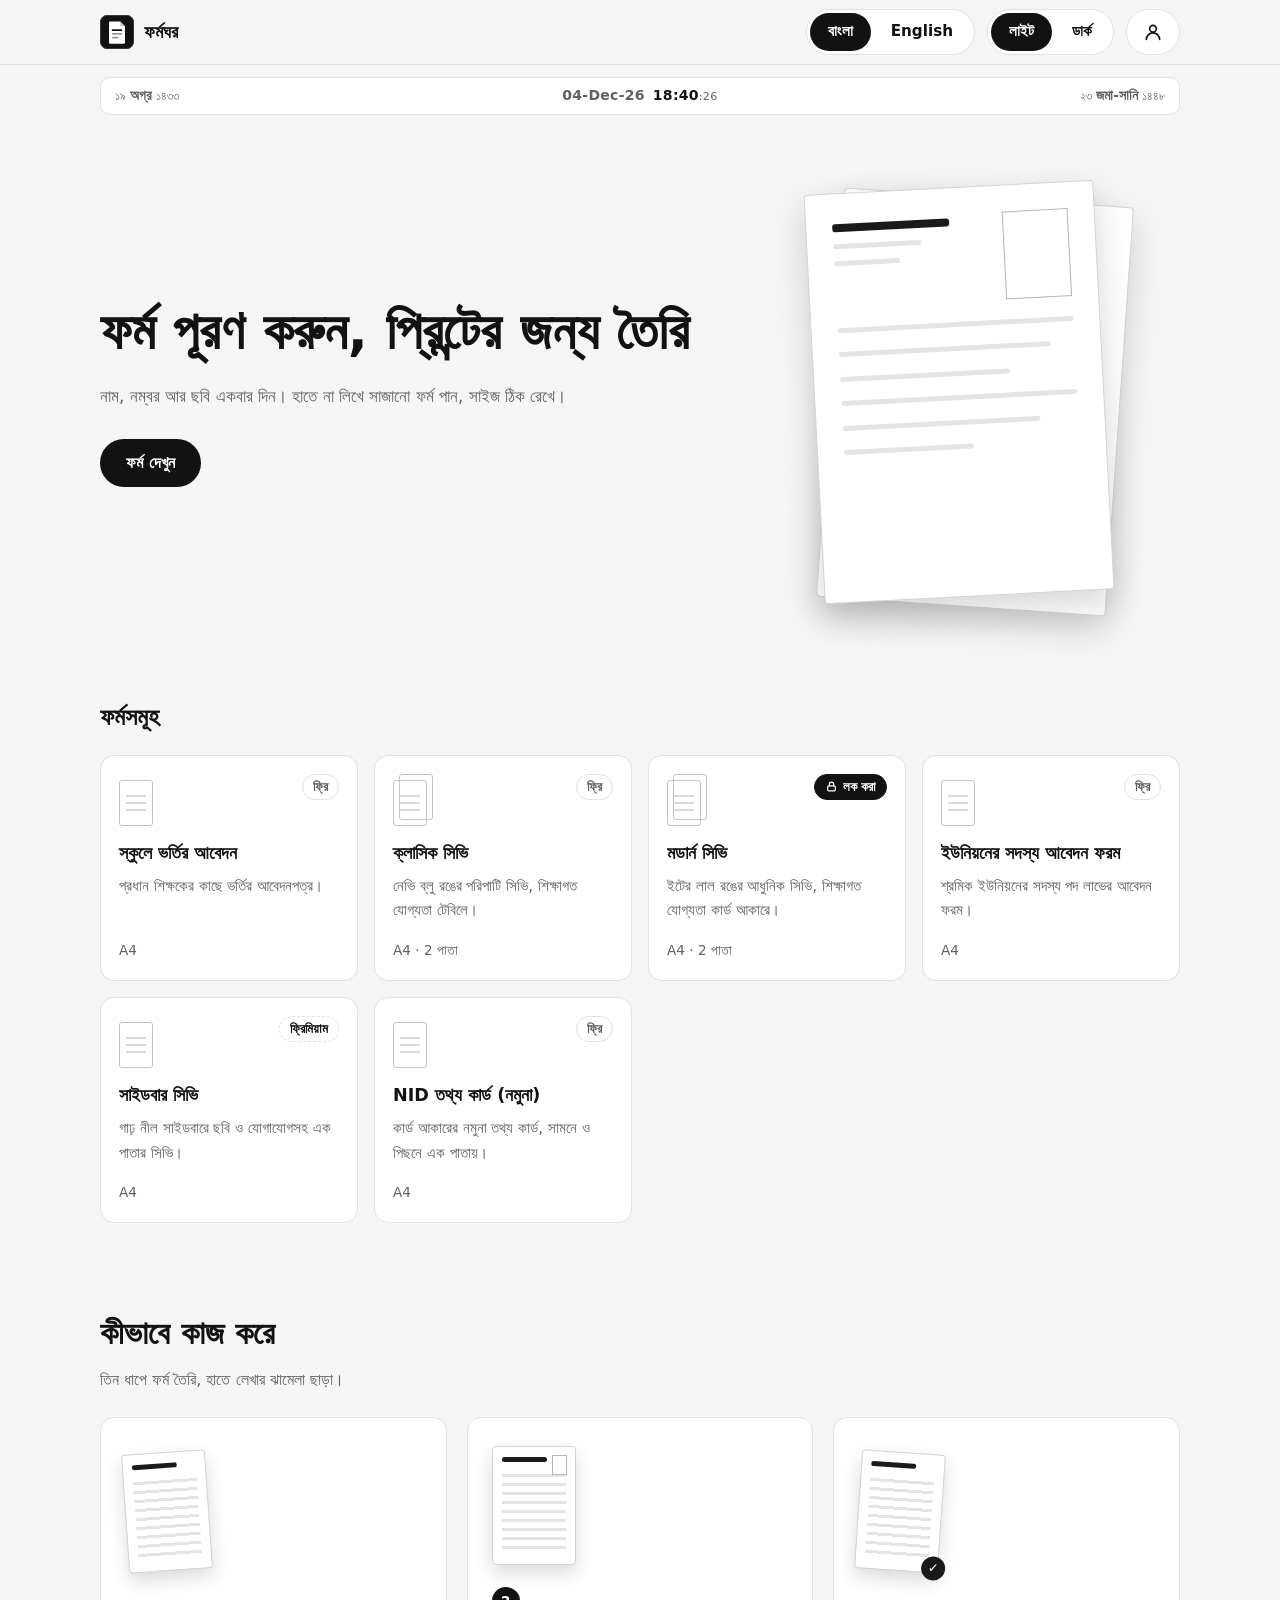
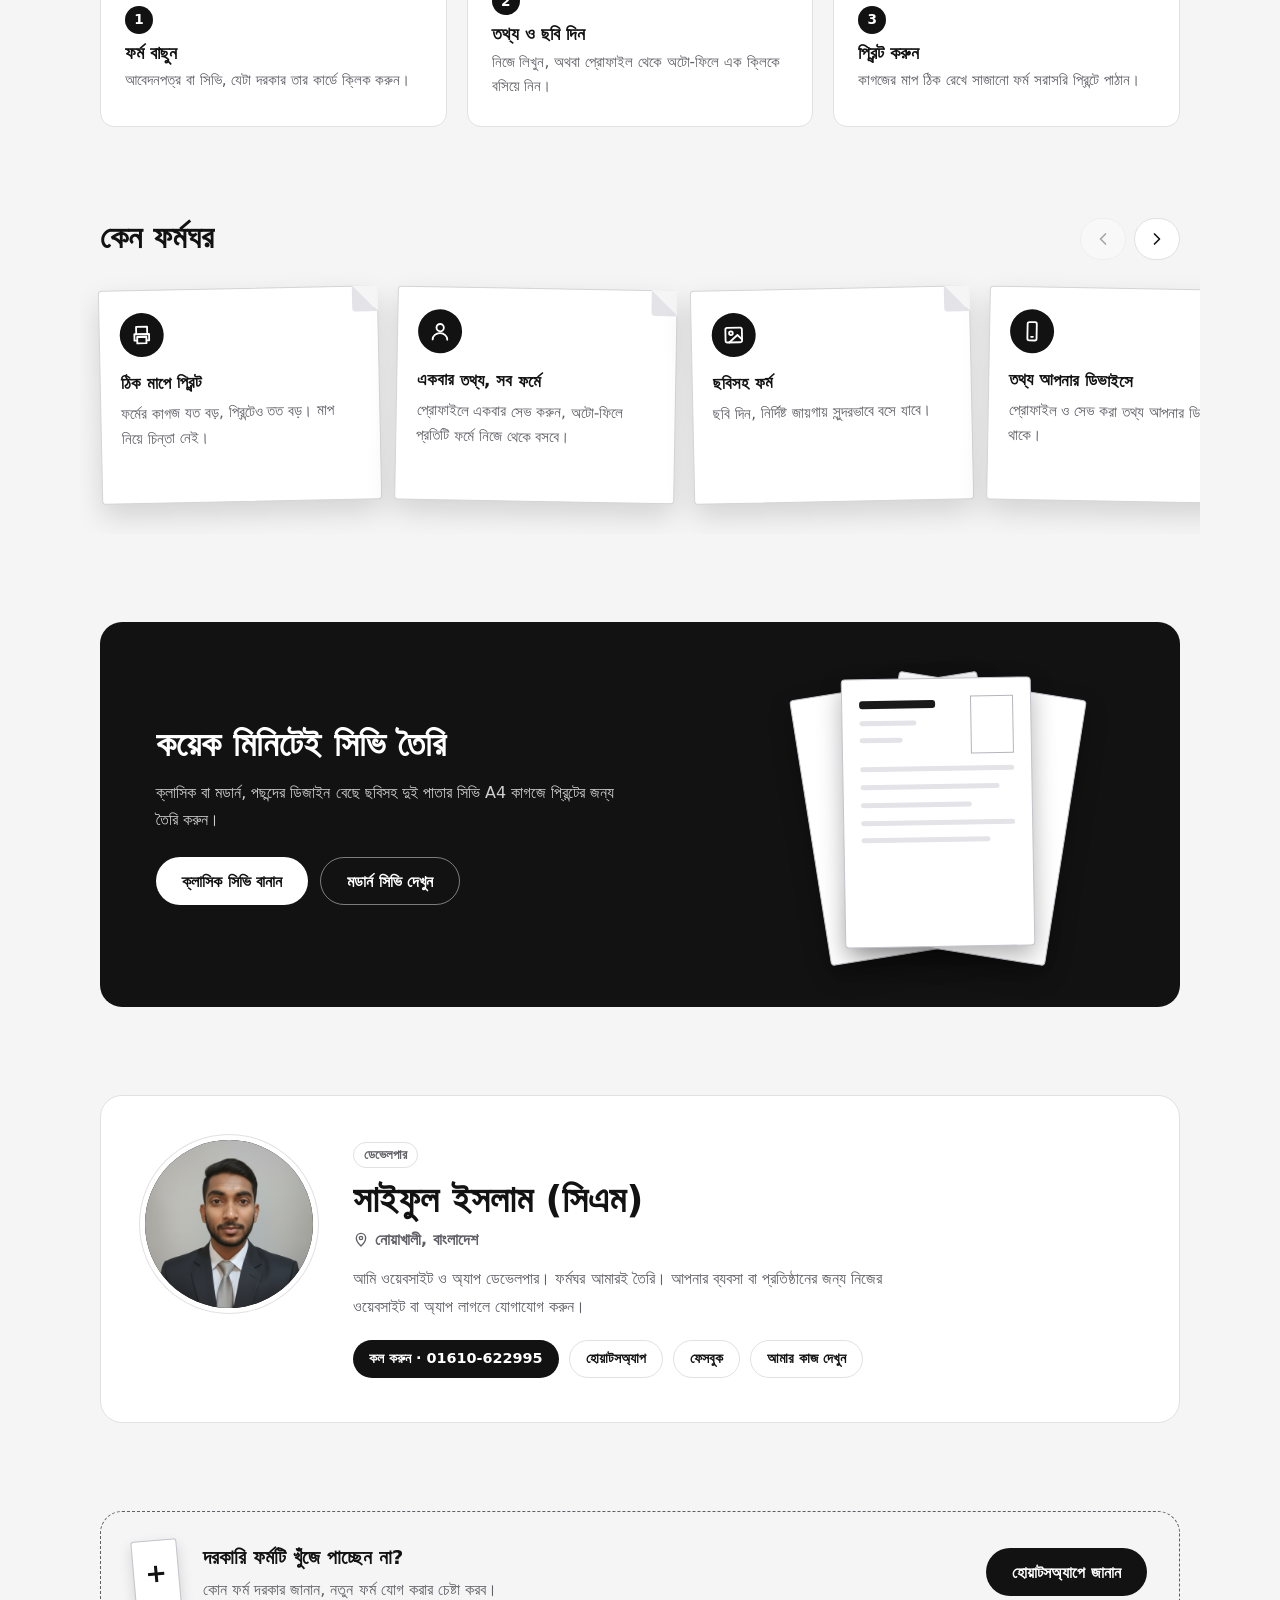
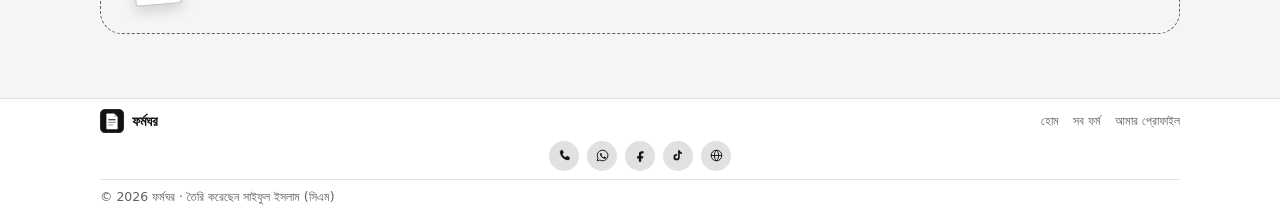
<file: index.html>
<!DOCTYPE html>
<html lang="bn" data-theme="light">
<head>
<meta charset="utf-8">
<meta name="viewport" content="width=device-width, initial-scale=1">
<title>ফর্মঘর - ফর্ম পূরণ করুন, সরাসরি প্রিন্ট করুন</title>
<link rel="icon" type="image/svg+xml" href="assets/icons/logo.svg">
<script src="core/theme-init.js"></script>
<link rel="stylesheet" href="core/global.css">
<link rel="stylesheet" href="core/home.css">
</head>
<body>
<a class="g-skip" href="#g-main" data-i18n="ui.skip">মূল অংশে যান</a>
<header class="g-header">
<div class="g-wrap g-header-row">
<a class="g-brand" href="./">
<img src="assets/icons/logo.svg" alt="">
<span data-i18n="site.name">ফর্মঘর</span>
</a>
<div class="g-tools">
<button class="g-iconbtn" id="g-lang-btn" type="button" data-i18n-label="ui.switchLang"><span id="g-lang-text">EN</span></button>
<button class="g-iconbtn" id="g-theme-btn" type="button" data-i18n-label="ui.switchTheme">
<svg class="g-icon-moon" viewBox="0 0 24 24" aria-hidden="true"><path d="M21 12.8A9 9 0 1 1 11.2 3a7 7 0 0 0 9.8 9.8z"/></svg>
<svg class="g-icon-sun" viewBox="0 0 24 24" aria-hidden="true"><circle cx="12" cy="12" r="4"/><path d="M12 2v2M12 20v2M4.9 4.9l1.4 1.4M17.7 17.7l1.4 1.4M2 12h2M20 12h2M4.9 19.1l1.4-1.4M17.7 6.3l1.4-1.4"/></svg>
</button>
</div>
</div>
</header>
<main class="g-main" id="g-main">
<div class="g-wrap g-clock-wrap">
<div class="g-clock" id="g-clock"></div>
</div>
<div class="g-wrap">
<section class="g-hero">
<div>
<h1 class="g-hero-title" data-i18n="hero.title">ফর্ম পূরণ করুন, প্রিন্টের জন্য তৈরি</h1>
<p class="g-hero-text" data-i18n="hero.text">নাম, নম্বর আর ছবি একবার দিন। হাতে না লিখে সাজানো ফর্ম পান, সাইজ ঠিক রেখে।</p>
<a class="g-btn" href="#g-forms" data-i18n="hero.cta">ফর্ম দেখুন</a>
</div>
<div class="g-sheets" aria-hidden="true">
<div class="g-sheet g-sheet--back"></div>
<div class="g-sheet g-sheet--front">
<div class="g-sheet-top">
<div class="g-sheet-head">
<div class="g-sheet-line g-sheet-line--ink" style="--w:80%"></div>
<div class="g-sheet-line" style="--w:60%"></div>
<div class="g-sheet-line" style="--w:45%"></div>
</div>
<div class="g-sheet-photo"></div>
</div>
<div class="g-sheet-line"></div>
<div class="g-sheet-line" style="--w:90%"></div>
<div class="g-sheet-line" style="--w:72%"></div>
<div class="g-sheet-line"></div>
<div class="g-sheet-line" style="--w:84%"></div>
<div class="g-sheet-line" style="--w:55%"></div>
</div>
</div>
</section>
<section class="g-section" id="g-forms">
<h2 class="g-section-title" data-i18n="forms.title">ফর্মসমূহ</h2>
<div class="g-forms-grid" id="g-forms-grid" data-limit="8" data-base="forms/">
<div class="g-empty" data-i18n="forms.empty">এখানে ফর্ম যোগ হলে কার্ড আকারে দেখা যাবে।</div>
</div>
<div class="g-more" id="g-forms-more" hidden>
<a class="g-btn g-btn--ghost" href="forms/index.html" data-i18n="forms.all">সব ফর্ম দেখুন</a>
</div>
</section>
<section class="g-section g-hm" id="g-how">
<h2 class="g-section-title" data-rv data-i18n="how.title">কীভাবে কাজ করে</h2>
<p class="g-section-sub" data-rv data-i18n="how.sub">তিন ধাপে ফর্ম তৈরি, হাতে লেখার ঝামেলা ছাড়া।</p>
<ol class="g-steps">
<li class="g-step" data-rv>
<span class="g-mini g-mini--1" aria-hidden="true"></span>
<div class="g-step-body">
<span class="g-step-no" aria-hidden="true"></span>
<h3 class="g-step-title" data-i18n="how.s1.t">ফর্ম বাছুন</h3>
<p class="g-step-text" data-i18n="how.s1.x">আবেদনপত্র বা সিভি, যেটা দরকার তার কার্ডে ক্লিক করুন।</p>
</div>
</li>
<li class="g-step" data-rv style="--d:.08s">
<span class="g-mini g-mini--2" aria-hidden="true"></span>
<div class="g-step-body">
<span class="g-step-no" aria-hidden="true"></span>
<h3 class="g-step-title" data-i18n="how.s2.t">তথ্য ও ছবি দিন</h3>
<p class="g-step-text" data-i18n="how.s2.x">নিজে লিখুন, অথবা প্রোফাইল থেকে অটো-ফিলে এক ক্লিকে বসিয়ে নিন।</p>
</div>
</li>
<li class="g-step" data-rv style="--d:.16s">
<span class="g-mini g-mini--3" aria-hidden="true"></span>
<div class="g-step-body">
<span class="g-step-no" aria-hidden="true"></span>
<h3 class="g-step-title" data-i18n="how.s3.t">প্রিন্ট করুন</h3>
<p class="g-step-text" data-i18n="how.s3.x">কাগজের মাপ ঠিক রেখে সাজানো ফর্ম সরাসরি প্রিন্টে পাঠান।</p>
</div>
</li>
</ol>
</section>
<section class="g-section g-hm" id="g-feat">
<div class="g-feat-head" data-rv>
<h2 class="g-section-title" id="g-feat-title" data-i18n="feat.title">কেন ফর্মঘর</h2>
<div class="g-feat-nav">
<button class="g-iconbtn" id="g-feat-prev" type="button" data-i18n-label="feat.prev"><svg viewBox="0 0 24 24" aria-hidden="true"><path d="M15 6l-6 6 6 6"/></svg></button>
<button class="g-iconbtn" id="g-feat-next" type="button" data-i18n-label="feat.next"><svg viewBox="0 0 24 24" aria-hidden="true"><path d="M9 6l6 6-6 6"/></svg></button>
</div>
</div>
<div class="g-feat-strip" id="g-feat-strip" role="region" aria-labelledby="g-feat-title" tabindex="0">
<article class="g-feat">
<span class="g-feat-ico"><svg viewBox="0 0 24 24" aria-hidden="true"><path d="M6 9V3h12v6M6 18H4v-7h16v7h-2M7 14h10v7H7z"/></svg></span>
<h3 class="g-feat-title" data-i18n="feat.1.t">ঠিক মাপে প্রিন্ট</h3>
<p class="g-feat-text" data-i18n="feat.1.x">ফর্মের কাগজ যত বড়, প্রিন্টেও তত বড়। মাপ নিয়ে চিন্তা নেই।</p>
</article>
<article class="g-feat">
<span class="g-feat-ico"><svg viewBox="0 0 24 24" aria-hidden="true"><circle cx="12" cy="8" r="4"/><path d="M4 21c0-4 3.6-7 8-7s8 3 8 7"/></svg></span>
<h3 class="g-feat-title" data-i18n="feat.2.t">একবার তথ্য, সব ফর্মে</h3>
<p class="g-feat-text" data-i18n="feat.2.x">প্রোফাইলে একবার সেভ করুন, অটো-ফিলে প্রতিটি ফর্মে নিজে থেকে বসবে।</p>
</article>
<article class="g-feat">
<span class="g-feat-ico"><svg viewBox="0 0 24 24" aria-hidden="true"><rect x="3" y="4" width="18" height="16" rx="2"/><circle cx="9" cy="10" r="2"/><path d="M21 17l-5-5-9 8"/></svg></span>
<h3 class="g-feat-title" data-i18n="feat.3.t">ছবিসহ ফর্ম</h3>
<p class="g-feat-text" data-i18n="feat.3.x">ছবি দিন, নির্দিষ্ট জায়গায় সুন্দরভাবে বসে যাবে।</p>
</article>
<article class="g-feat">
<span class="g-feat-ico"><svg viewBox="0 0 24 24" aria-hidden="true"><rect x="7" y="2" width="10" height="20" rx="2"/><path d="M11 18h2"/></svg></span>
<h3 class="g-feat-title" data-i18n="feat.4.t">তথ্য আপনার ডিভাইসে</h3>
<p class="g-feat-text" data-i18n="feat.4.x">প্রোফাইল ও সেভ করা তথ্য আপনার ডিভাইসেই থাকে।</p>
</article>
<article class="g-feat">
<span class="g-feat-ico"><svg viewBox="0 0 24 24" aria-hidden="true"><path d="M5 3h11l3 3v15H5z"/><path d="M8 3v6h7V3M8 21v-7h8v7"/></svg></span>
<h3 class="g-feat-title" data-i18n="feat.5.t">সেভ করে রাখুন</h3>
<p class="g-feat-text" data-i18n="feat.5.x">অর্ধেক পূরণ করা ফর্ম সেভ করুন, পরে আবার খুলে চালিয়ে যান।</p>
</article>
<article class="g-feat">
<span class="g-feat-ico"><svg viewBox="0 0 24 24" aria-hidden="true"><circle cx="12" cy="12" r="9"/><path d="M3 12h18M12 3c2.5 2.7 3.8 5.7 3.8 9S14.5 18.3 12 21c-2.5-2.7-3.8-5.7-3.8-9S9.5 5.7 12 3z"/></svg></span>
<h3 class="g-feat-title" data-i18n="feat.6.t">বাংলা ও ইংরেজি</h3>
<p class="g-feat-text" data-i18n="feat.6.x">ভাষা আর ডার্ক-লাইট থিম নিজের মতো বদলে নিন।</p>
</article>
</div>
</section>
<section class="g-section g-hm" id="g-cv">
<div class="g-cvband" data-rv>
<div class="g-cvband-text">
<h2 class="g-cvband-title" data-i18n="cv.title">কয়েক মিনিটেই সিভি তৈরি</h2>
<p data-i18n="cv.text">ক্লাসিক বা মডার্ন, পছন্দের ডিজাইন বেছে ছবিসহ দুই পাতার সিভি A4 কাগজে প্রিন্টের জন্য তৈরি করুন।</p>
<div class="g-cvband-btns">
<a class="g-btn g-btn--inv" href="forms/cv-classic/index.html" data-i18n="cv.classic">ক্লাসিক সিভি বানান</a>
<a class="g-btn g-btn--line-inv" href="forms/cv-modern/index.html" data-i18n="cv.modern">মডার্ন সিভি দেখুন</a>
</div>
</div>
<div class="g-sheets g-cvband-art" aria-hidden="true">
<div class="g-sheet g-sheet--cvl"></div>
<div class="g-sheet g-sheet--cvr"></div>
<div class="g-sheet g-sheet--cvf">
<div class="g-sheet-top">
<div class="g-sheet-head">
<div class="g-sheet-line g-sheet-line--ink" style="--w:80%"></div>
<div class="g-sheet-line" style="--w:60%"></div>
<div class="g-sheet-line" style="--w:45%"></div>
</div>
<div class="g-sheet-photo"></div>
</div>
<div class="g-sheet-line"></div>
<div class="g-sheet-line" style="--w:90%"></div>
<div class="g-sheet-line" style="--w:72%"></div>
<div class="g-sheet-line"></div>
<div class="g-sheet-line" style="--w:84%"></div>
</div>
</div>
</div>
</section>
<section class="g-section g-hm" id="g-dev">
<div class="g-dev" data-rv>
<div class="g-dev-photo" id="g-dev-photo" aria-hidden="true"></div>
<div class="g-dev-body">
<span class="g-badge" data-i18n="dev.tag">ডেভেলপার</span>
<h2 class="g-dev-name" id="g-dev-name"></h2>
<p class="g-dev-loc"><svg viewBox="0 0 24 24" aria-hidden="true"><path d="M12 21s7-6.2 7-12a7 7 0 0 0-14 0c0 5.8 7 12 7 12z"/><circle cx="12" cy="9" r="2.5"/></svg><span data-i18n="dev.loc">নোয়াখালী, বাংলাদেশ</span></p>
<p class="g-dev-text" data-i18n="dev.text">আমি ওয়েবসাইট ও অ্যাপ ডেভেলপার। ফর্মঘর আমারই তৈরি। আপনার ব্যবসা বা প্রতিষ্ঠানের জন্য নিজের ওয়েবসাইট বা অ্যাপ লাগলে যোগাযোগ করুন।</p>
<div class="g-dev-btns" id="g-dev-btns"></div>
</div>
</div>
</section>
<section class="g-section g-hm" id="g-req">
<div class="g-req" data-rv>
<span class="g-req-ico" aria-hidden="true"></span>
<div class="g-req-body">
<h2 class="g-req-title" data-i18n="req.title">দরকারি ফর্মটি খুঁজে পাচ্ছেন না?</h2>
<p data-i18n="req.text">কোন ফর্ম দরকার জানান, নতুন ফর্ম যোগ করার চেষ্টা করব।</p>
</div>
<a class="g-btn" id="g-req-btn" href="#" target="_blank" rel="noopener" data-i18n="req.btn" hidden>হোয়াটসঅ্যাপে জানান</a>
</div>
</section>
</div>
</main>
<footer class="g-footer" id="g-footer" data-base=""></footer>
<script src="core/i18n.js"></script>
<script src="core/global.js"></script>
<script src="core/config.js"></script>
<script src="core/sync.js"></script>
<script src="core/profile.js"></script>
<script src="forms/registry.js"></script>
<script src="core/clock.js"></script>
<script src="core/footer.js"></script>
<script src="core/home.js"></script>
</body>
</html>
</file>
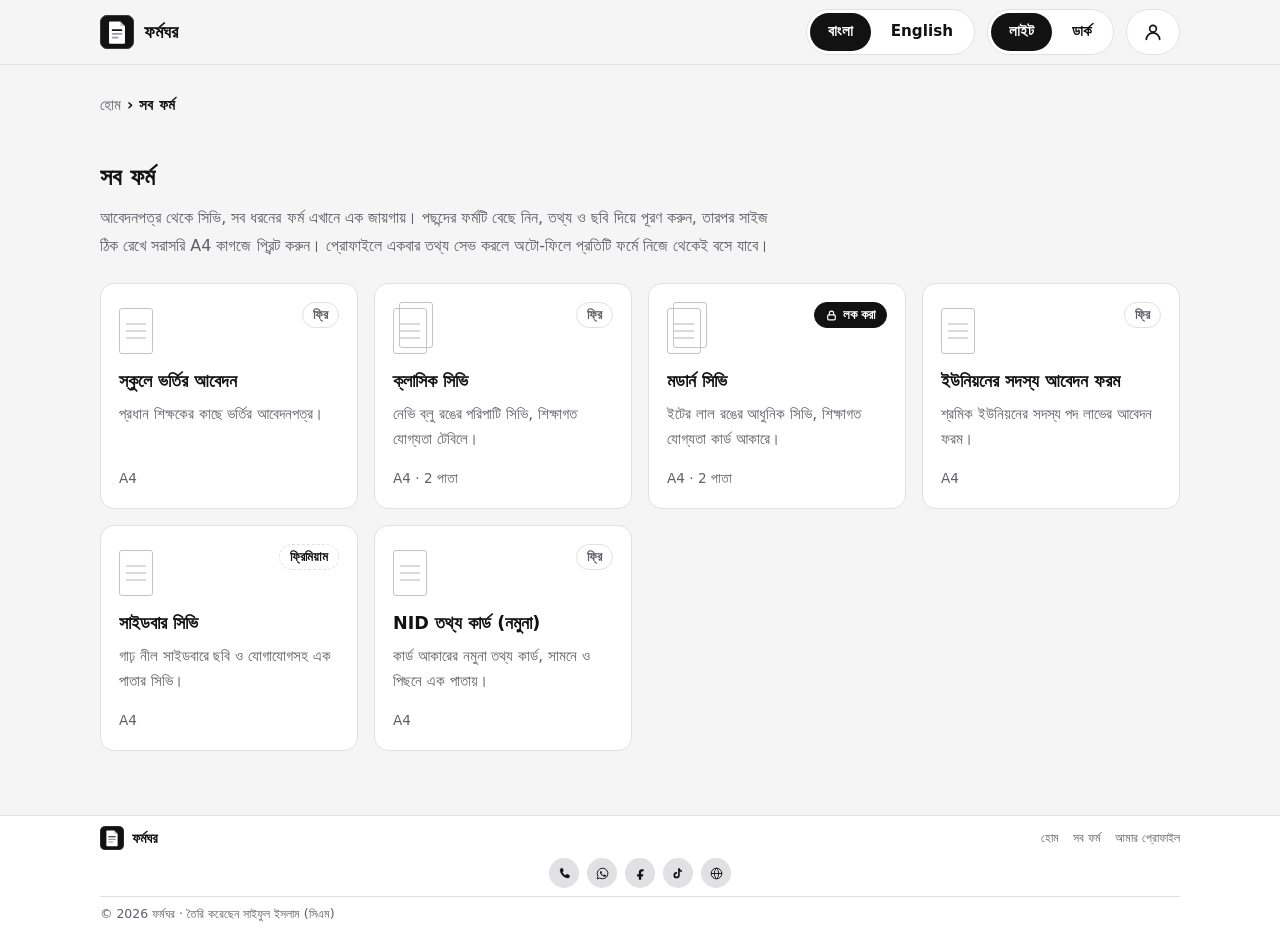
<file: forms/index.html>
<!DOCTYPE html>
<html lang="bn" data-theme="light">
<head>
<meta charset="utf-8">
<meta name="viewport" content="width=device-width, initial-scale=1">
<title>সব ফর্ম - ফর্মঘর</title>
<link rel="icon" type="image/svg+xml" href="../assets/icons/logo.svg">
<script src="../core/theme-init.js"></script>
<link rel="stylesheet" href="../core/global.css">
</head>
<body>
<a class="g-skip" href="#g-main" data-i18n="ui.skip">মূল অংশে যান</a>
<header class="g-header">
<div class="g-wrap g-header-row">
<a class="g-brand" href="../index.html">
<img src="../assets/icons/logo.svg" alt="">
<span data-i18n="site.name">ফর্মঘর</span>
</a>
<div class="g-tools">
<button class="g-iconbtn" id="g-lang-btn" type="button" data-i18n-label="ui.switchLang"><span id="g-lang-text">EN</span></button>
<button class="g-iconbtn" id="g-theme-btn" type="button" data-i18n-label="ui.switchTheme">
<svg class="g-icon-moon" viewBox="0 0 24 24" aria-hidden="true"><path d="M21 12.8A9 9 0 1 1 11.2 3a7 7 0 0 0 9.8 9.8z"/></svg>
<svg class="g-icon-sun" viewBox="0 0 24 24" aria-hidden="true"><circle cx="12" cy="12" r="4"/><path d="M12 2v2M12 20v2M4.9 4.9l1.4 1.4M17.7 17.7l1.4 1.4M2 12h2M20 12h2M4.9 19.1l1.4-1.4M17.7 6.3l1.4-1.4"/></svg>
</button>
</div>
</div>
</header>
<main class="g-main" id="g-main">
<div class="g-wrap g-page-head">
<nav class="g-crumbs" aria-label="Breadcrumb"><ol>
<li><a href="../index.html" data-i18n="crumb.home">হোম</a></li>
<li aria-current="page" data-i18n="form.back">সব ফর্ম</li>
</ol></nav>
</div>
<div class="g-wrap">
<section class="g-section" id="g-forms">
<h1 class="g-section-title" data-i18n="form.back">সব ফর্ম</h1>
<p class="g-section-sub" data-i18n="forms.sub">আবেদনপত্র থেকে সিভি, সব ধরনের ফর্ম এখানে এক জায়গায়। পছন্দের ফর্মটি বেছে নিন, তথ্য ও ছবি দিয়ে পূরণ করুন, তারপর সাইজ ঠিক রেখে সরাসরি A4 কাগজে প্রিন্ট করুন। প্রোফাইলে একবার তথ্য সেভ করলে অটো-ফিলে প্রতিটি ফর্মে নিজে থেকেই বসে যাবে।</p>
<div class="g-forms-grid" id="g-forms-grid" data-base="">
<div class="g-empty" data-i18n="forms.empty">এখানে ফর্ম যোগ হলে কার্ড আকারে দেখা যাবে।</div>
</div>
</section>
</div>
</main>
<footer class="g-footer" id="g-footer" data-base="../"></footer>
<script src="../core/i18n.js"></script>
<script src="../core/global.js"></script>
<script src="../core/config.js"></script>
<script src="../core/sync.js"></script>
<script src="../core/profile.js"></script>
<script src="registry.js"></script>
<script src="../core/footer.js"></script>
<script src="../core/home.js"></script>
</body>
</html>
</file>
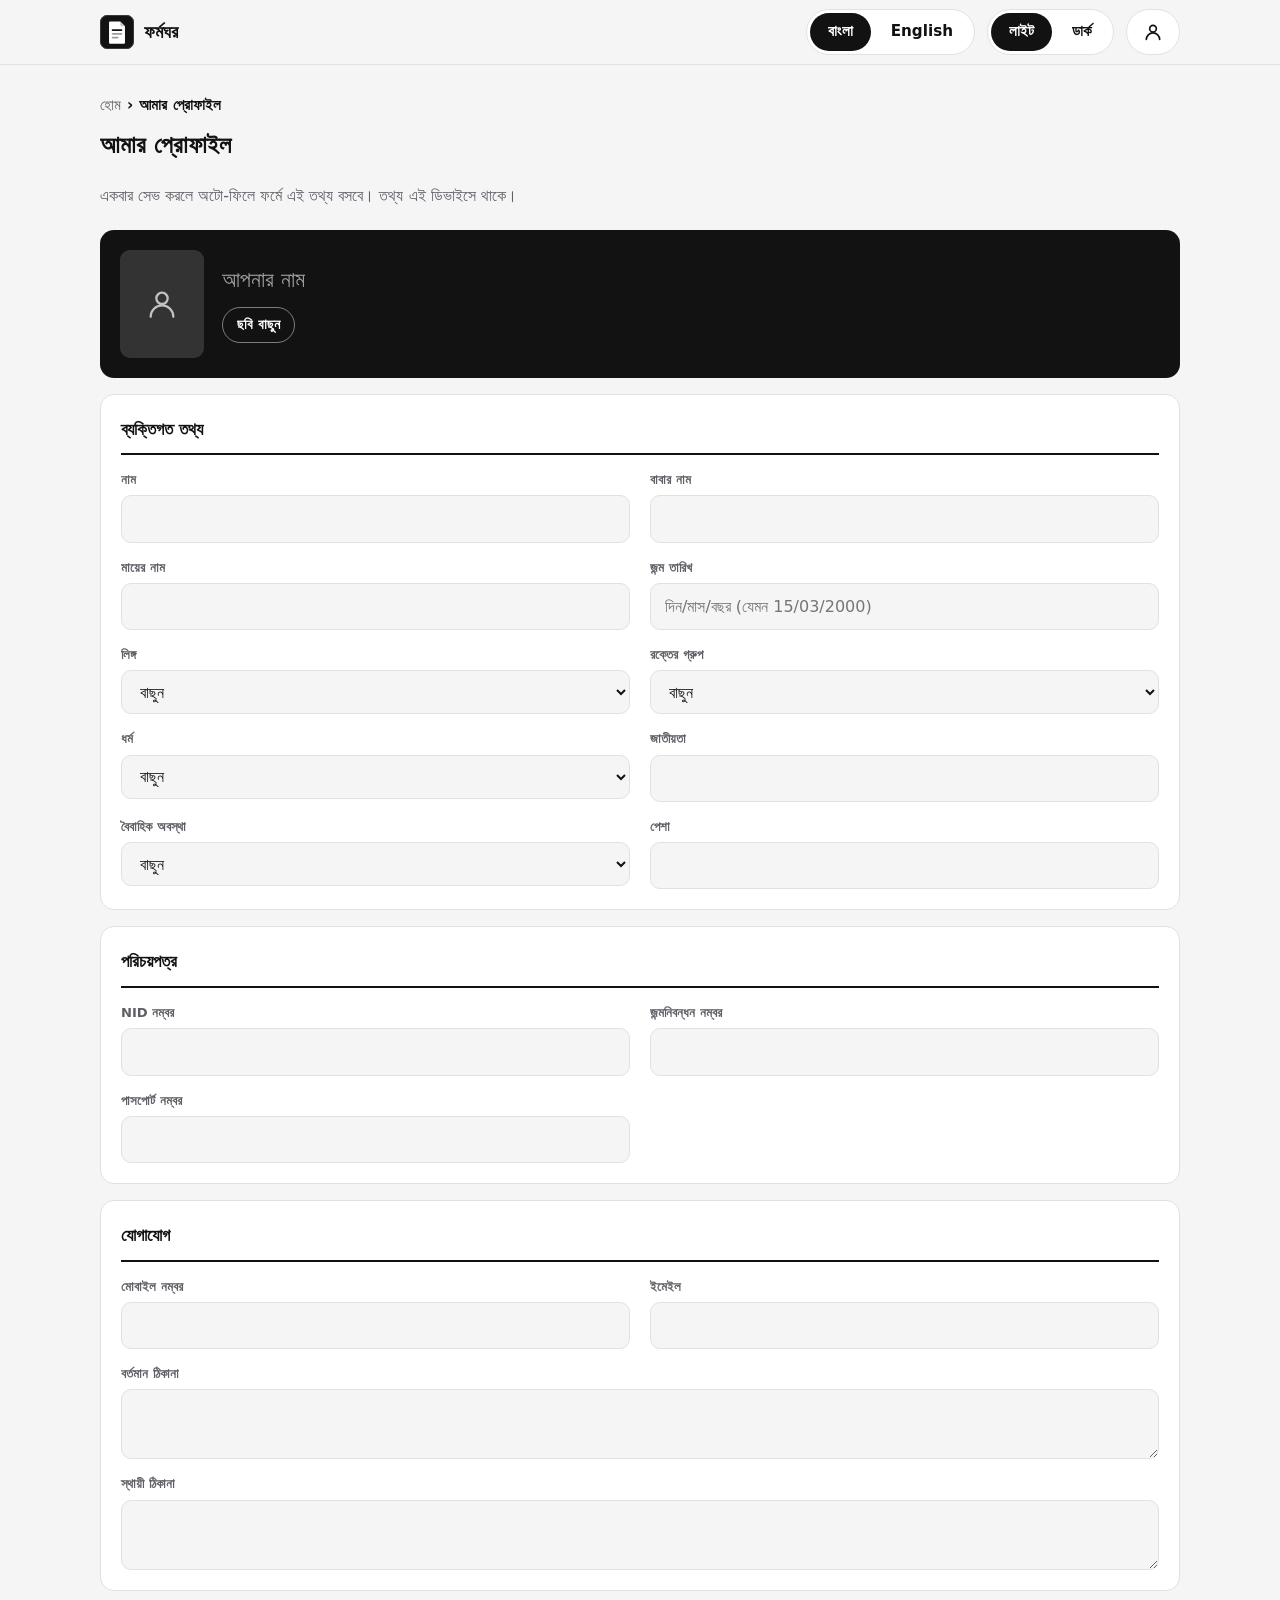
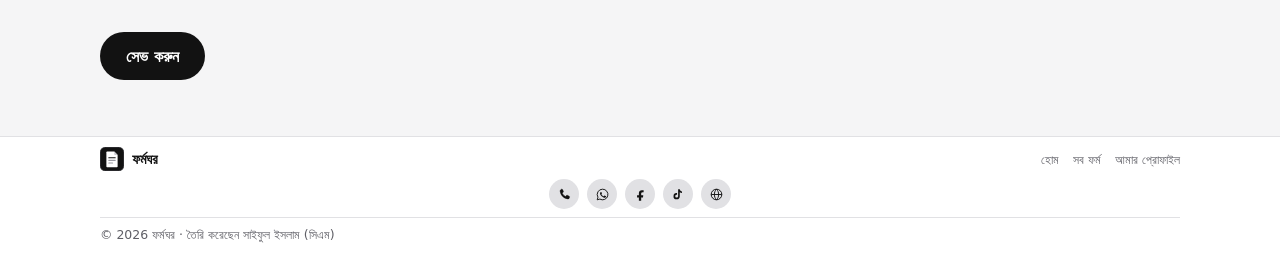
<file: profile/index.html>
<!DOCTYPE html>
<html lang="bn" data-theme="light">
<head>
<meta charset="utf-8">
<meta name="viewport" content="width=device-width, initial-scale=1">
<title>আমার প্রোফাইল - ফর্মঘর</title>
<link rel="icon" type="image/svg+xml" href="../assets/icons/logo.svg">
<script src="../core/theme-init.js"></script>
<link rel="stylesheet" href="../core/global.css">
<link rel="stylesheet" href="../core/profile.css">
</head>
<body class="g-profile-page">
<a class="g-skip" href="#g-main" data-i18n="ui.skip">মূল অংশে যান</a>
<header class="g-header">
<div class="g-wrap g-header-row">
<a class="g-brand" href="../index.html">
<img src="../assets/icons/logo.svg" alt="">
<span data-i18n="site.name">ফর্মঘর</span>
</a>
<div class="g-tools">
<button class="g-iconbtn" id="g-lang-btn" type="button" data-i18n-label="ui.switchLang"><span id="g-lang-text">EN</span></button>
<button class="g-iconbtn" id="g-theme-btn" type="button" data-i18n-label="ui.switchTheme">
<svg class="g-icon-moon" viewBox="0 0 24 24" aria-hidden="true"><path d="M21 12.8A9 9 0 1 1 11.2 3a7 7 0 0 0 9.8 9.8z"/></svg>
<svg class="g-icon-sun" viewBox="0 0 24 24" aria-hidden="true"><circle cx="12" cy="12" r="4"/><path d="M12 2v2M12 20v2M4.9 4.9l1.4 1.4M17.7 17.7l1.4 1.4M2 12h2M20 12h2M4.9 19.1l1.4-1.4M17.7 6.3l1.4-1.4"/></svg>
</button>
</div>
</div>
</header>
<main class="g-main" id="g-main">
<div class="g-wrap g-page-head">
<nav class="g-crumbs" aria-label="Breadcrumb"><ol>
<li><a href="../index.html" data-i18n="crumb.home">হোম</a></li>
<li aria-current="page" data-i18n="pf.title">আমার প্রোফাইল</li>
</ol></nav>
<h1 class="g-section-title" data-i18n="pf.title">আমার প্রোফাইল</h1>
<p class="g-pp-lead" data-i18n="pf.text">একবার সেভ করলে অটো-ফিলে ফর্মে এই তথ্য বসবে। তথ্য এই ডিভাইসে থাকে।</p>
</div>
<div class="g-wrap g-pp-wrap">
<section class="g-pp-card g-pp-acc" id="g-pp-acc" hidden></section>
<form class="g-pp" id="g-pp" data-mode="view" novalidate></form>
</div>
</main>
<footer class="g-footer" id="g-footer" data-base="../"></footer>
<script src="../core/i18n.js"></script>
<script src="../core/global.js"></script>
<script src="../core/config.js"></script>
<script src="../core/sync.js"></script>
<script src="../core/profile.js"></script>
<script src="../core/footer.js"></script>
<script src="../core/profile-page.js"></script>
</body>
</html>
</file>
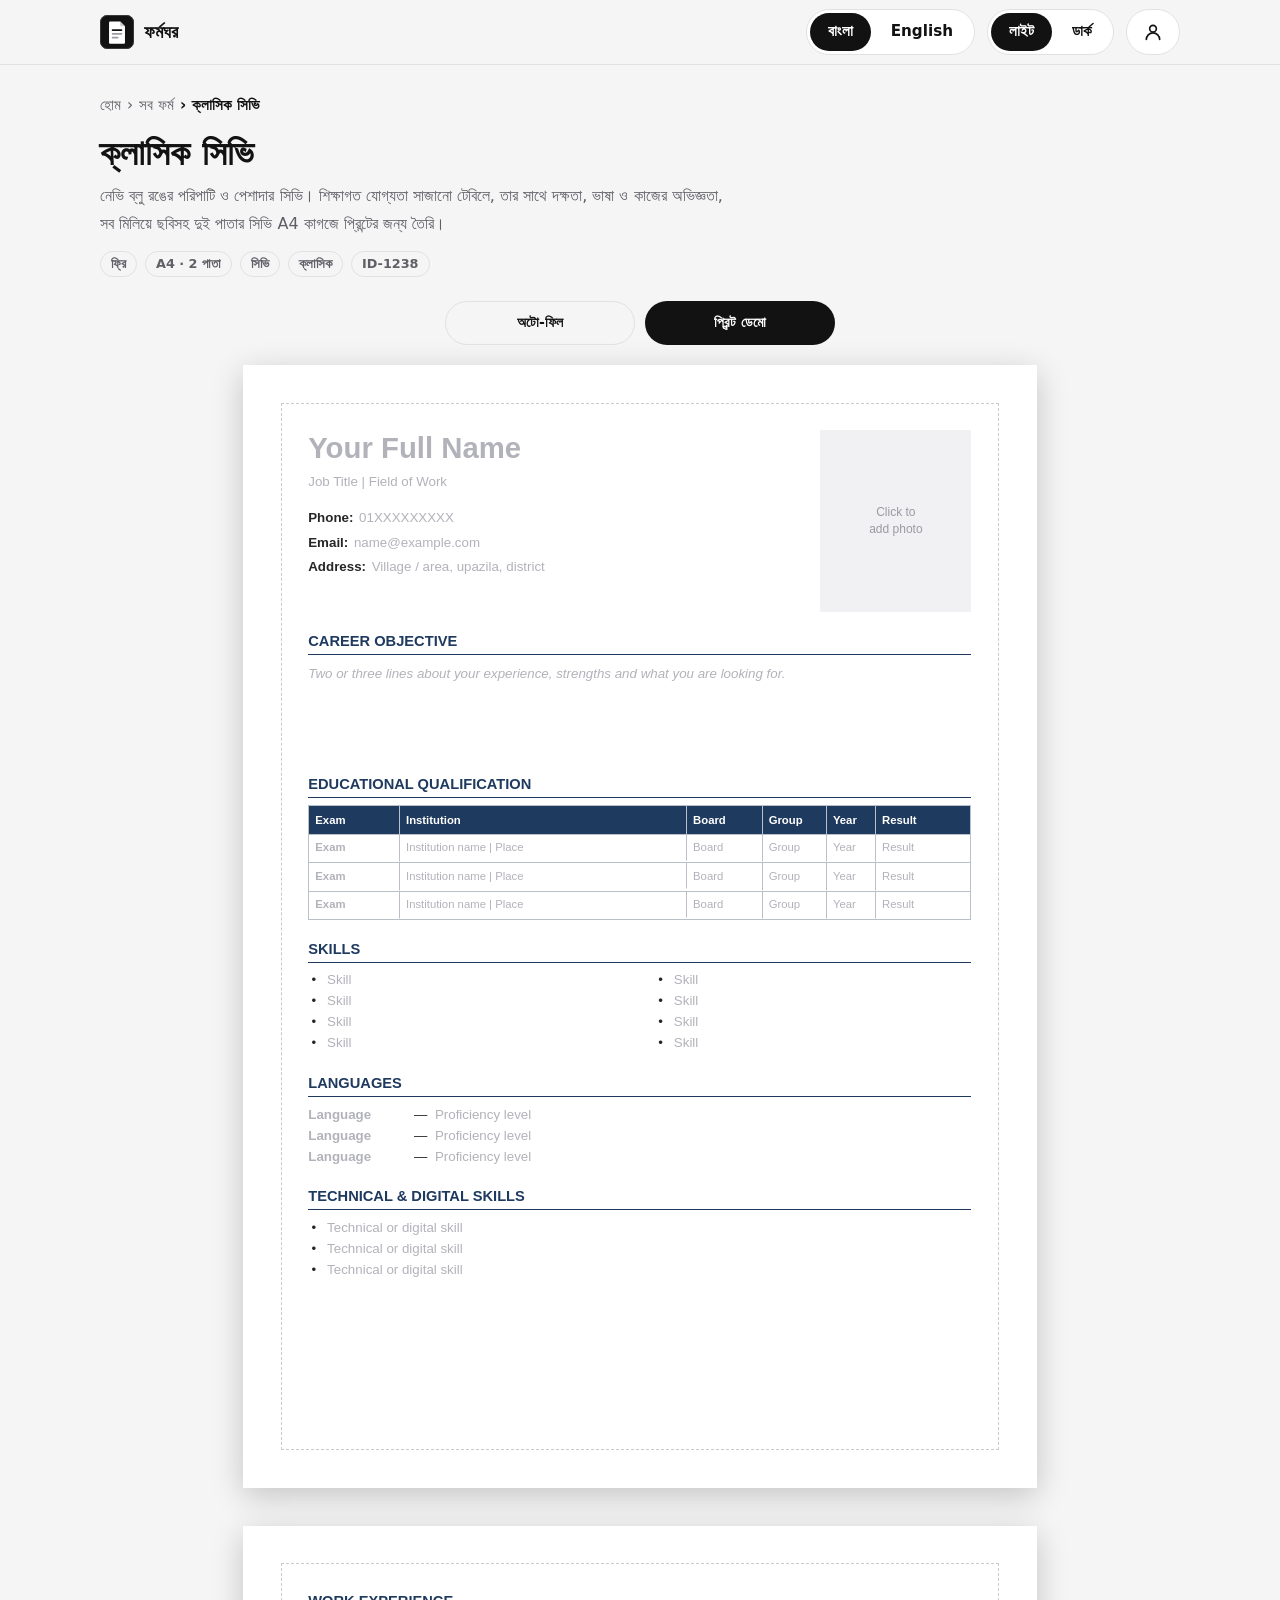
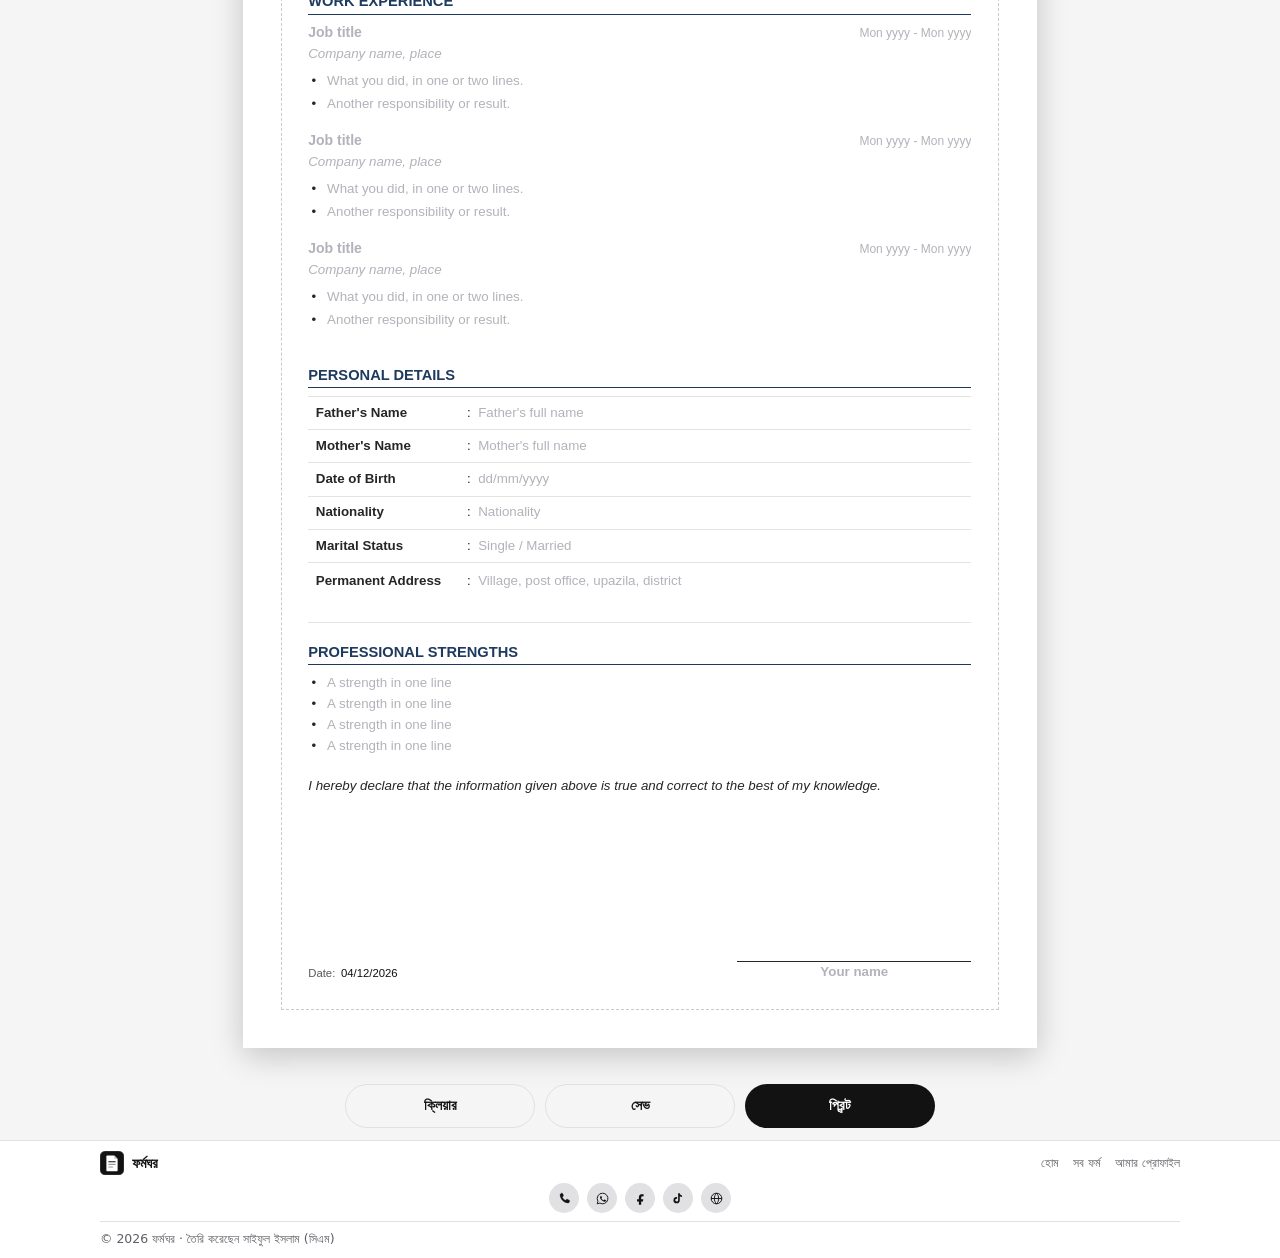
<file: forms/cv-classic/index.html>
<!DOCTYPE html>
<html lang="bn" data-theme="light">
<head>
<meta charset="utf-8">
<meta name="viewport" content="width=device-width, initial-scale=1">
<title>ক্লাসিক সিভি (দুই পাতা) - ফর্মঘর</title>
<link rel="icon" type="image/svg+xml" href="../../assets/icons/logo.svg">
<script src="../../core/theme-init.js"></script>
<link rel="stylesheet" href="../../core/global.css">
<link rel="stylesheet" href="../../core/form.css">
<link rel="stylesheet" href="form.css">
</head>
<body class="f-cv-classic" data-form="cv-classic">
<div id="g-form-pages">
<section class="g-page" lang="en">
<div class="g-page-inner">
<div class="head">
<div class="head-main">
<input class="g-in name" name="full_name" type="text" placeholder="Your Full Name" data-fill="name">
<input class="g-in role" name="job_title" type="text" placeholder="Job Title | Field of Work">
<div class="ct"><b>Phone:</b><input class="g-in" name="phone" type="tel" placeholder="01XXXXXXXXX" data-fill="phone"></div>
<div class="ct"><b>Email:</b><input class="g-in" name="email" type="email" placeholder="name@example.com" data-fill="email"></div>
<div class="ct"><b>Address:</b><input class="g-in" name="address" type="text" placeholder="Village / area, upazila, district" data-fill="address"></div>
</div>
<label class="g-photo" style="--w:40mm;--h:48mm">
<input type="file" accept="image/*" name="photo" data-fill="photo">
<span class="g-photo-hint">Click to<br>add photo</span>
</label>
</div>
<h3 class="sec">Career Objective</h3>
<textarea class="g-in g-ta obj" name="objective" rows="4" placeholder="Two or three lines about your experience, strengths and what you are looking for."></textarea>
<h3 class="sec">Educational Qualification</h3>
<div class="etab">
<div class="ehead"><span>Exam</span><span>Institution</span><span>Board</span><span>Group</span><span>Year</span><span>Result</span></div>
<div class="erow">
<input class="g-in b" name="edu1_exam" type="text" placeholder="Exam">
<textarea class="g-in g-ta" name="edu1_institution" rows="1" placeholder="Institution name | Place"></textarea>
<input class="g-in" name="edu1_board" type="text" placeholder="Board">
<input class="g-in" name="edu1_group" type="text" placeholder="Group">
<input class="g-in" name="edu1_year" type="text" placeholder="Year">
<input class="g-in" name="edu1_result" type="text" placeholder="Result">
</div>
<div class="erow">
<input class="g-in b" name="edu2_exam" type="text" placeholder="Exam">
<textarea class="g-in g-ta" name="edu2_institution" rows="1" placeholder="Institution name | Place"></textarea>
<input class="g-in" name="edu2_board" type="text" placeholder="Board">
<input class="g-in" name="edu2_group" type="text" placeholder="Group">
<input class="g-in" name="edu2_year" type="text" placeholder="Year">
<input class="g-in" name="edu2_result" type="text" placeholder="Result">
</div>
<div class="erow">
<input class="g-in b" name="edu3_exam" type="text" placeholder="Exam">
<textarea class="g-in g-ta" name="edu3_institution" rows="1" placeholder="Institution name | Place"></textarea>
<input class="g-in" name="edu3_board" type="text" placeholder="Board">
<input class="g-in" name="edu3_group" type="text" placeholder="Group">
<input class="g-in" name="edu3_year" type="text" placeholder="Year">
<input class="g-in" name="edu3_result" type="text" placeholder="Result">
</div>
</div>
<h3 class="sec">Skills</h3>
<div class="skills">
<div class="bul"><span>&bull;</span><input class="g-in" name="skill1" type="text" placeholder="Skill"></div>
<div class="bul"><span>&bull;</span><input class="g-in" name="skill2" type="text" placeholder="Skill"></div>
<div class="bul"><span>&bull;</span><input class="g-in" name="skill3" type="text" placeholder="Skill"></div>
<div class="bul"><span>&bull;</span><input class="g-in" name="skill4" type="text" placeholder="Skill"></div>
<div class="bul"><span>&bull;</span><input class="g-in" name="skill5" type="text" placeholder="Skill"></div>
<div class="bul"><span>&bull;</span><input class="g-in" name="skill6" type="text" placeholder="Skill"></div>
<div class="bul"><span>&bull;</span><input class="g-in" name="skill7" type="text" placeholder="Skill"></div>
<div class="bul"><span>&bull;</span><input class="g-in" name="skill8" type="text" placeholder="Skill"></div>
</div>
<h3 class="sec">Languages</h3>
<div class="lang"><input class="g-in b" name="lang1_name" type="text" placeholder="Language"><span>&mdash;</span><input class="g-in" name="lang1_level" type="text" placeholder="Proficiency level"></div>
<div class="lang"><input class="g-in b" name="lang2_name" type="text" placeholder="Language"><span>&mdash;</span><input class="g-in" name="lang2_level" type="text" placeholder="Proficiency level"></div>
<div class="lang"><input class="g-in b" name="lang3_name" type="text" placeholder="Language"><span>&mdash;</span><input class="g-in" name="lang3_level" type="text" placeholder="Proficiency level"></div>
<h3 class="sec">Technical &amp; Digital Skills</h3>
<div class="bul"><span>&bull;</span><input class="g-in" name="tech1" type="text" placeholder="Technical or digital skill"></div>
<div class="bul"><span>&bull;</span><input class="g-in" name="tech2" type="text" placeholder="Technical or digital skill"></div>
<div class="bul"><span>&bull;</span><input class="g-in" name="tech3" type="text" placeholder="Technical or digital skill"></div>
</div>
</section>
<section class="g-page" lang="en">
<div class="g-page-inner">
<h3 class="sec first">Work Experience</h3>
<div class="job">
<div class="job-top"><input class="g-in b" name="exp1_title" type="text" placeholder="Job title"><input class="g-in dt" name="exp1_date" type="text" placeholder="Mon yyyy - Mon yyyy"></div>
<input class="g-in co" name="exp1_company" type="text" placeholder="Company name, place">
<div class="bul"><span>&bull;</span><textarea class="g-in g-ta" name="exp1_b1" rows="1" placeholder="What you did, in one or two lines."></textarea></div>
<div class="bul"><span>&bull;</span><textarea class="g-in g-ta" name="exp1_b2" rows="1" placeholder="Another responsibility or result."></textarea></div>
</div>
<div class="job">
<div class="job-top"><input class="g-in b" name="exp2_title" type="text" placeholder="Job title"><input class="g-in dt" name="exp2_date" type="text" placeholder="Mon yyyy - Mon yyyy"></div>
<input class="g-in co" name="exp2_company" type="text" placeholder="Company name, place">
<div class="bul"><span>&bull;</span><textarea class="g-in g-ta" name="exp2_b1" rows="1" placeholder="What you did, in one or two lines."></textarea></div>
<div class="bul"><span>&bull;</span><textarea class="g-in g-ta" name="exp2_b2" rows="1" placeholder="Another responsibility or result."></textarea></div>
</div>
<div class="job">
<div class="job-top"><input class="g-in b" name="exp3_title" type="text" placeholder="Job title"><input class="g-in dt" name="exp3_date" type="text" placeholder="Mon yyyy - Mon yyyy"></div>
<input class="g-in co" name="exp3_company" type="text" placeholder="Company name, place">
<div class="bul"><span>&bull;</span><textarea class="g-in g-ta" name="exp3_b1" rows="1" placeholder="What you did, in one or two lines."></textarea></div>
<div class="bul"><span>&bull;</span><textarea class="g-in g-ta" name="exp3_b2" rows="1" placeholder="Another responsibility or result."></textarea></div>
</div>
<h3 class="sec">Personal Details</h3>
<div class="ptab">
<div class="prow"><span class="pl">Father's Name</span><span class="pc">:</span><input class="g-in" name="father_name" type="text" placeholder="Father's full name" data-fill="father"></div>
<div class="prow"><span class="pl">Mother's Name</span><span class="pc">:</span><input class="g-in" name="mother_name" type="text" placeholder="Mother's full name" data-fill="mother"></div>
<div class="prow"><span class="pl">Date of Birth</span><span class="pc">:</span><input class="g-in" name="birth_date" type="text" placeholder="dd/mm/yyyy" data-fill="birth"></div>
<div class="prow"><span class="pl">Nationality</span><span class="pc">:</span><input class="g-in" name="nationality" type="text" placeholder="Nationality" data-fill="nationality"></div>
<div class="prow"><span class="pl">Marital Status</span><span class="pc">:</span><input class="g-in" name="marital_status" type="text" placeholder="Single / Married" data-fill="marital" data-fill-lang="en"></div>
<div class="prow"><span class="pl">Permanent Address</span><span class="pc">:</span><textarea class="g-in g-ta" name="permanent_address" rows="2" placeholder="Village, post office, upazila, district" data-fill="address_perm"></textarea></div>
</div>
<h3 class="sec">Professional Strengths</h3>
<div class="bul"><span>&bull;</span><input class="g-in" name="strength1" type="text" placeholder="A strength in one line"></div>
<div class="bul"><span>&bull;</span><input class="g-in" name="strength2" type="text" placeholder="A strength in one line"></div>
<div class="bul"><span>&bull;</span><input class="g-in" name="strength3" type="text" placeholder="A strength in one line"></div>
<div class="bul"><span>&bull;</span><input class="g-in" name="strength4" type="text" placeholder="A strength in one line"></div>
<p class="decl">I hereby declare that the information given above is true and correct to the best of my knowledge.</p>
<div class="sign">
<div class="date-box"><span>Date:</span><input class="g-in" name="sign_date" type="text" placeholder="dd/mm/yyyy"></div>
<div class="sign-box"><span class="sign-line"></span><input class="g-in b c" name="sign_name" type="text" placeholder="Your name"></div>
</div>
</div>
</section>
</div>
<script src="../../core/i18n.js"></script>
<script src="../../core/global.js"></script>
<script src="../../core/config.js"></script>
<script src="../../core/sync.js"></script>
<script src="../../core/profile.js"></script>
<script src="../../core/footer.js"></script>
<script src="../registry.js"></script>
<script src="../../core/lock.js"></script>
<script src="../../core/modal.js"></script>
<script src="../../core/saves.js"></script>
<script src="../../core/demo.js"></script>
<script src="demo.js"></script>
<script src="../../core/form.js"></script>
<script src="form.js"></script>
</body>
</html>
</file>
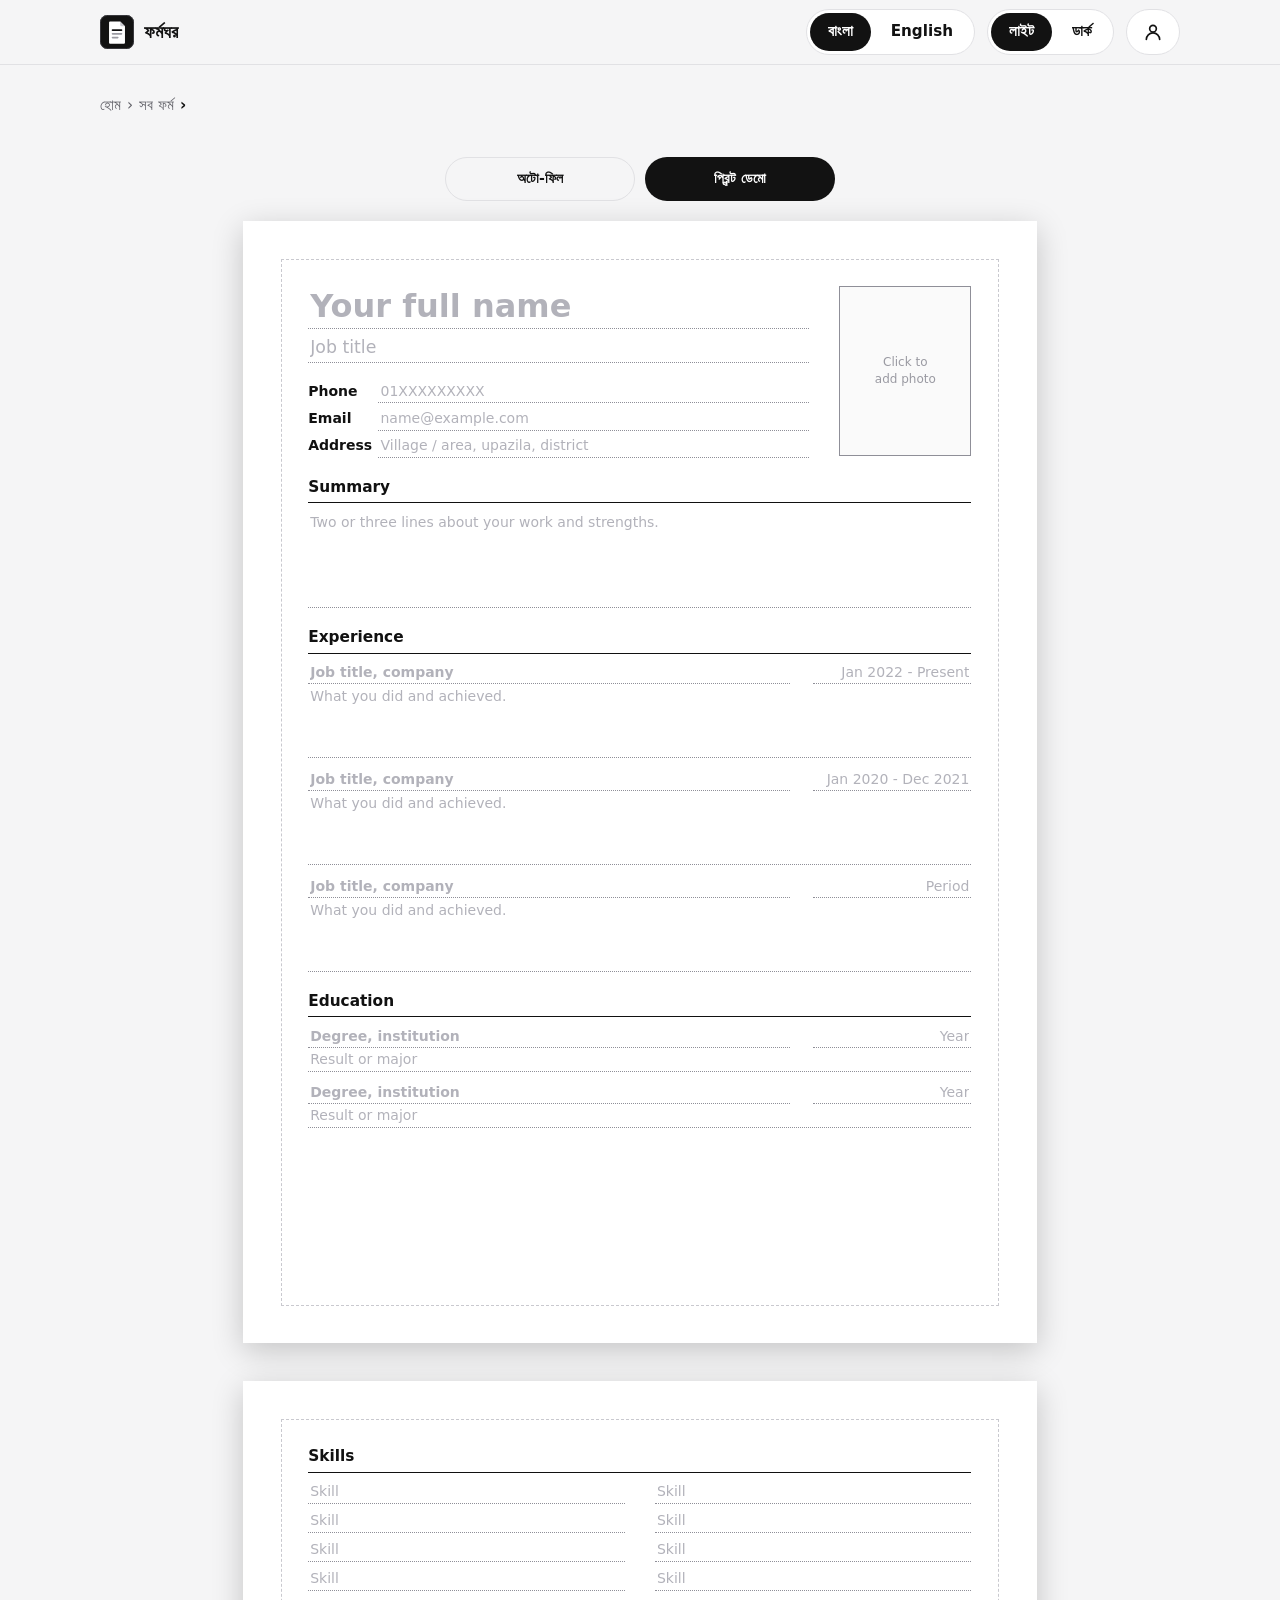
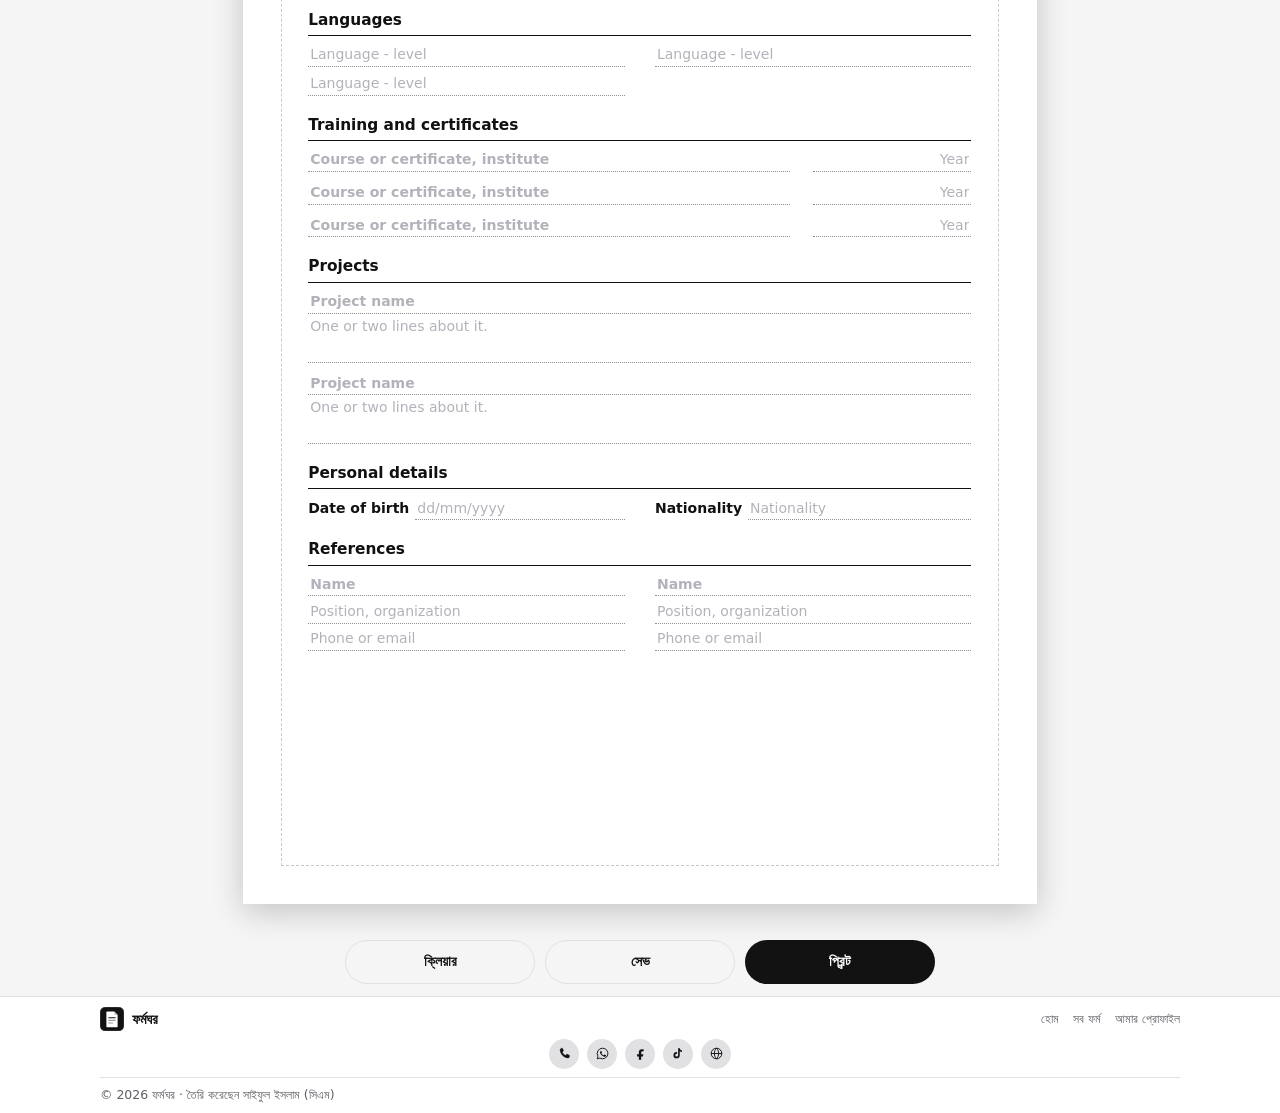
<file: forms/cv-double/index.html>
<!DOCTYPE html>
<html lang="bn" data-theme="light">
<head>
<meta charset="utf-8">
<meta name="viewport" content="width=device-width, initial-scale=1">
<title>সিভি (দুই পাতা) - ফর্মঘর</title>
<link rel="icon" type="image/svg+xml" href="../../assets/icons/logo.svg">
<script src="../../core/theme-init.js"></script>
<link rel="stylesheet" href="../../core/global.css">
<link rel="stylesheet" href="../../core/form.css">
<link rel="stylesheet" href="form.css">
</head>
<body class="f-cv-double" data-form="cv-double">
<div id="g-form-pages">
<section class="g-page" lang="en">
<div class="g-page-inner">
<div class="head">
<div class="head-main">
<input class="g-in name" name="full_name" type="text" data-fill="name" placeholder="Your full name">
<input class="g-in role" name="job_title" type="text" placeholder="Job title">
<div class="contact">
<div class="line"><span>Phone</span><input class="g-in" name="phone" type="tel" data-fill="phone" placeholder="01XXXXXXXXX"></div>
<div class="line"><span>Email</span><input class="g-in" name="email" type="email" data-fill="email" placeholder="name@example.com"></div>
<div class="line"><span>Address</span><input class="g-in" name="address" type="text" data-fill="address" placeholder="Village / area, upazila, district"></div>
</div>
</div>
<label class="g-photo">
<input type="file" accept="image/*" name="photo" data-fill="photo">
<span class="g-photo-hint">Click to<br>add photo</span>
</label>
</div>
<h3 class="sec">Summary</h3>
<textarea class="g-in g-ta" name="summary" rows="4" placeholder="Two or three lines about your work and strengths."></textarea>
<h3 class="sec">Experience</h3>
<div class="entry">
<div class="two"><input class="g-in strong" name="exp1_role" type="text" placeholder="Job title, company"><input class="g-in right" name="exp1_period" type="text" placeholder="Jan 2022 - Present"></div>
<textarea class="g-in g-ta" name="exp1_details" rows="3" placeholder="What you did and achieved."></textarea>
</div>
<div class="entry">
<div class="two"><input class="g-in strong" name="exp2_role" type="text" placeholder="Job title, company"><input class="g-in right" name="exp2_period" type="text" placeholder="Jan 2020 - Dec 2021"></div>
<textarea class="g-in g-ta" name="exp2_details" rows="3" placeholder="What you did and achieved."></textarea>
</div>
<div class="entry">
<div class="two"><input class="g-in strong" name="exp3_role" type="text" placeholder="Job title, company"><input class="g-in right" name="exp3_period" type="text" placeholder="Period"></div>
<textarea class="g-in g-ta" name="exp3_details" rows="3" placeholder="What you did and achieved."></textarea>
</div>
<h3 class="sec">Education</h3>
<div class="entry">
<div class="two"><input class="g-in strong" name="edu1_degree" type="text" placeholder="Degree, institution"><input class="g-in right" name="edu1_year" type="text" placeholder="Year"></div>
<input class="g-in" name="edu1_note" type="text" placeholder="Result or major">
</div>
<div class="entry">
<div class="two"><input class="g-in strong" name="edu2_degree" type="text" placeholder="Degree, institution"><input class="g-in right" name="edu2_year" type="text" placeholder="Year"></div>
<input class="g-in" name="edu2_note" type="text" placeholder="Result or major">
</div>
</div>
</section>
<section class="g-page" lang="en">
<div class="g-page-inner">
<h3 class="sec first">Skills</h3>
<div class="cols">
<input class="g-in" name="skill1" type="text" placeholder="Skill">
<input class="g-in" name="skill2" type="text" placeholder="Skill">
<input class="g-in" name="skill3" type="text" placeholder="Skill">
<input class="g-in" name="skill4" type="text" placeholder="Skill">
<input class="g-in" name="skill5" type="text" placeholder="Skill">
<input class="g-in" name="skill6" type="text" placeholder="Skill">
<input class="g-in" name="skill7" type="text" placeholder="Skill">
<input class="g-in" name="skill8" type="text" placeholder="Skill">
</div>
<h3 class="sec">Languages</h3>
<div class="cols">
<input class="g-in" name="lang1" type="text" placeholder="Language - level">
<input class="g-in" name="lang2" type="text" placeholder="Language - level">
<input class="g-in" name="lang3" type="text" placeholder="Language - level">
</div>
<h3 class="sec">Training and certificates</h3>
<div class="entry">
<div class="two"><input class="g-in strong" name="cert1_title" type="text" placeholder="Course or certificate, institute"><input class="g-in right" name="cert1_year" type="text" placeholder="Year"></div>
</div>
<div class="entry">
<div class="two"><input class="g-in strong" name="cert2_title" type="text" placeholder="Course or certificate, institute"><input class="g-in right" name="cert2_year" type="text" placeholder="Year"></div>
</div>
<div class="entry">
<div class="two"><input class="g-in strong" name="cert3_title" type="text" placeholder="Course or certificate, institute"><input class="g-in right" name="cert3_year" type="text" placeholder="Year"></div>
</div>
<h3 class="sec">Projects</h3>
<div class="entry">
<input class="g-in strong" name="proj1_title" type="text" placeholder="Project name">
<textarea class="g-in g-ta" name="proj1_details" rows="2" placeholder="One or two lines about it."></textarea>
</div>
<div class="entry">
<input class="g-in strong" name="proj2_title" type="text" placeholder="Project name">
<textarea class="g-in g-ta" name="proj2_details" rows="2" placeholder="One or two lines about it."></textarea>
</div>
<h3 class="sec">Personal details</h3>
<div class="cols">
<div class="line"><span>Date of birth</span><input class="g-in" name="birth_date" type="text" placeholder="dd/mm/yyyy"></div>
<div class="line"><span>Nationality</span><input class="g-in" name="nationality" type="text" placeholder="Nationality"></div>
</div>
<h3 class="sec">References</h3>
<div class="cols refs">
<div class="ref">
<input class="g-in strong" name="ref1_name" type="text" placeholder="Name">
<input class="g-in" name="ref1_role" type="text" placeholder="Position, organization">
<input class="g-in" name="ref1_contact" type="text" placeholder="Phone or email">
</div>
<div class="ref">
<input class="g-in strong" name="ref2_name" type="text" placeholder="Name">
<input class="g-in" name="ref2_role" type="text" placeholder="Position, organization">
<input class="g-in" name="ref2_contact" type="text" placeholder="Phone or email">
</div>
</div>
</div>
</section>
</div>
<script src="../../core/i18n.js"></script>
<script src="../../core/global.js"></script>
<script src="../../core/config.js"></script>
<script src="../../core/sync.js"></script>
<script src="../../core/profile.js"></script>
<script src="../../core/footer.js"></script>
<script src="../registry.js"></script>
<script src="../../core/lock.js"></script>
<script src="../../core/modal.js"></script>
<script src="../../core/saves.js"></script>
<script src="../../core/demo.js"></script>
<script src="demo.js"></script>
<script src="../../core/form.js"></script>
<script src="form.js"></script>
</body>
</html>
</file>
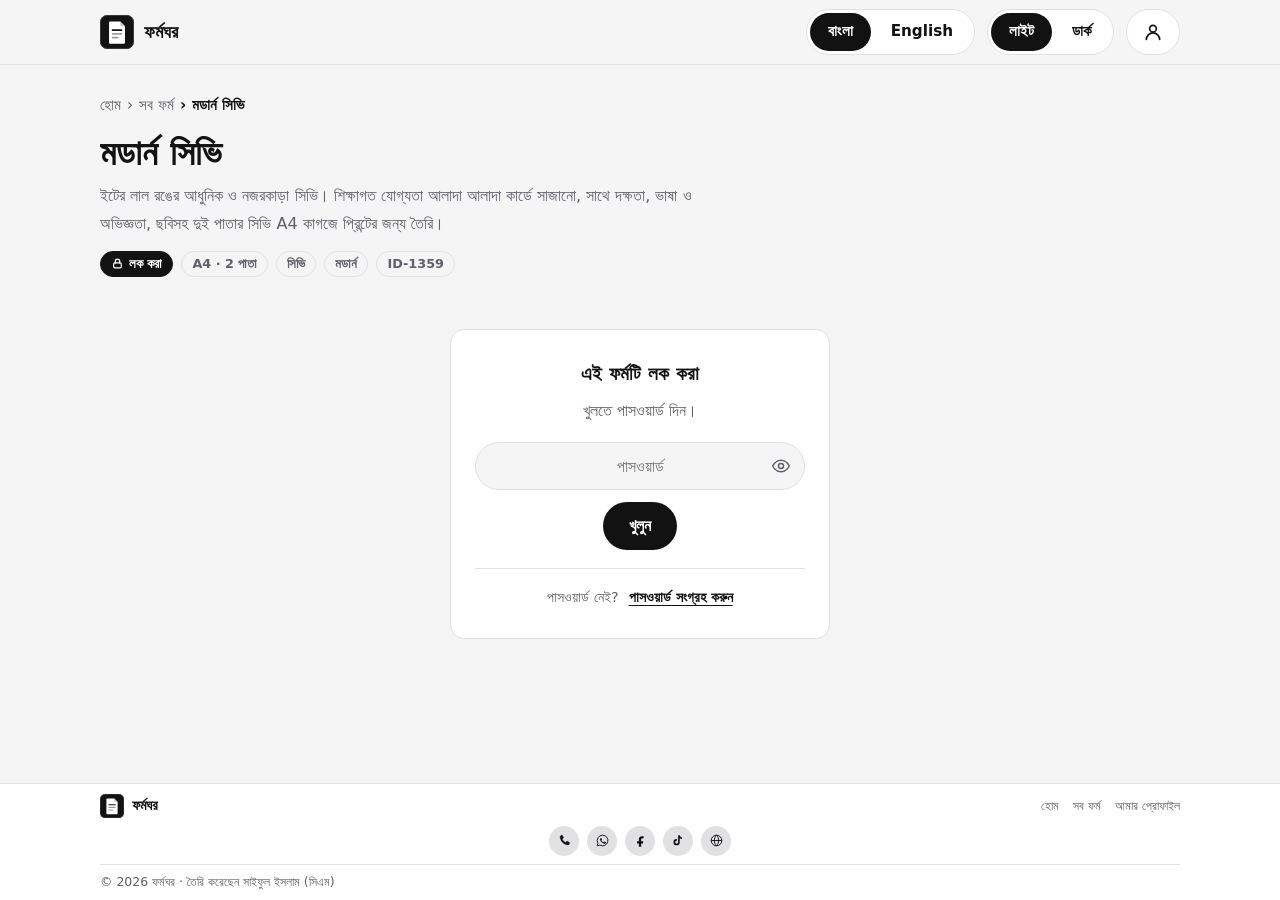
<file: forms/cv-modern/index.html>
<!DOCTYPE html>
<html lang="bn" data-theme="light">
<head>
<meta charset="utf-8">
<meta name="viewport" content="width=device-width, initial-scale=1">
<title>মডার্ন সিভি (দুই পাতা) - ফর্মঘর</title>
<link rel="icon" type="image/svg+xml" href="../../assets/icons/logo.svg">
<script src="../../core/theme-init.js"></script>
<link rel="stylesheet" href="../../core/global.css">
<link rel="stylesheet" href="../../core/form.css">
<link rel="stylesheet" href="form.css">
</head>
<body class="f-cv-modern" data-form="cv-modern">
<div id="g-form-pages">
<section class="g-page" lang="en">
<div class="g-page-inner">
<div class="head">
<div class="head-main">
<div class="name-row"><span class="autow"><input class="g-in n1" name="first_name" type="text" placeholder="First name" data-fill="name-first"></span><span class="autow"><input class="g-in n2" name="last_name" type="text" placeholder="Last name" data-fill="name-last"></span></div>
<input class="g-in role" name="job_title" type="text" placeholder="Job title | Field of work">
</div>
<label class="g-photo" style="--w:31mm;--h:38mm">
<input type="file" accept="image/*" name="photo" data-fill="photo">
<span class="g-photo-hint">Click to<br>add photo</span>
</label>
</div>
<div class="contact">
<div><span class="cl">Phone</span><input class="g-in" name="phone" type="tel" placeholder="01XXXXXXXXX" data-fill="phone"></div>
<div><span class="cl">Email</span><input class="g-in" name="email" type="email" placeholder="name@example.com" data-fill="email"></div>
<div><span class="cl">Address</span><input class="g-in" name="address" type="text" placeholder="Village / area, upazila, district" data-fill="address"></div>
</div>
<h3 class="sec">Career Objective</h3>
<textarea class="g-in g-ta obj" name="objective" rows="3" placeholder="Two or three lines about your experience, strengths and what you are looking for."></textarea>
<h3 class="sec">Educational Qualification</h3>
<div class="ecard">
<div class="ecard-top"><input class="g-in b" name="edu1_exam" type="text" placeholder="Exam or degree"><input class="g-in yr" name="edu1_year" type="text" placeholder="Year"></div>
<input class="g-in" name="edu1_institution" type="text" placeholder="Institution name | Place">
<div class="ecard-meta"><span>Board:</span><input class="g-in" name="edu1_board" type="text" placeholder="Board"><i>|</i><span>Group:</span><input class="g-in" name="edu1_group" type="text" placeholder="Group"><i>|</i><span>Result:</span><input class="g-in" name="edu1_result" type="text" placeholder="Result"></div>
</div>
<div class="ecard">
<div class="ecard-top"><input class="g-in b" name="edu2_exam" type="text" placeholder="Exam or degree"><input class="g-in yr" name="edu2_year" type="text" placeholder="Year"></div>
<input class="g-in" name="edu2_institution" type="text" placeholder="Institution name | Place">
<div class="ecard-meta"><span>Board:</span><input class="g-in" name="edu2_board" type="text" placeholder="Board"><i>|</i><span>Group:</span><input class="g-in" name="edu2_group" type="text" placeholder="Group"><i>|</i><span>Result:</span><input class="g-in" name="edu2_result" type="text" placeholder="Result"></div>
</div>
<div class="ecard">
<div class="ecard-top"><input class="g-in b" name="edu3_exam" type="text" placeholder="Exam or degree"><input class="g-in yr" name="edu3_year" type="text" placeholder="Year"></div>
<input class="g-in" name="edu3_institution" type="text" placeholder="Institution name | Place">
<div class="ecard-meta"><span>Board:</span><input class="g-in" name="edu3_board" type="text" placeholder="Board"><i>|</i><span>Group:</span><input class="g-in" name="edu3_group" type="text" placeholder="Group"><i>|</i><span>Result:</span><input class="g-in" name="edu3_result" type="text" placeholder="Result"></div>
</div>
<h3 class="sec">Skills</h3>
<div class="skgrid">
<div class="sk"><input class="g-in c" name="skill1" type="text" placeholder="Skill"></div>
<div class="sk"><input class="g-in c" name="skill2" type="text" placeholder="Skill"></div>
<div class="sk"><input class="g-in c" name="skill3" type="text" placeholder="Skill"></div>
<div class="sk"><input class="g-in c" name="skill4" type="text" placeholder="Skill"></div>
<div class="sk"><input class="g-in c" name="skill5" type="text" placeholder="Skill"></div>
<div class="sk"><input class="g-in c" name="skill6" type="text" placeholder="Skill"></div>
<div class="sk"><input class="g-in c" name="skill7" type="text" placeholder="Skill"></div>
<div class="sk"><input class="g-in c" name="skill8" type="text" placeholder="Skill"></div>
</div>
<h3 class="sec">Languages</h3>
<div class="lang"><input class="g-in b" name="lang1_name" type="text" placeholder="Language"><span>&mdash;</span><input class="g-in" name="lang1_level" type="text" placeholder="Proficiency level"></div>
<div class="lang"><input class="g-in b" name="lang2_name" type="text" placeholder="Language"><span>&mdash;</span><input class="g-in" name="lang2_level" type="text" placeholder="Proficiency level"></div>
<div class="lang"><input class="g-in b" name="lang3_name" type="text" placeholder="Language"><span>&mdash;</span><input class="g-in" name="lang3_level" type="text" placeholder="Proficiency level"></div>
<h3 class="sec">Technical &amp; Digital Skills</h3>
<div class="bul"><span>&bull;</span><input class="g-in" name="tech1" type="text" placeholder="Technical or digital skill"></div>
<div class="bul"><span>&bull;</span><input class="g-in" name="tech2" type="text" placeholder="Technical or digital skill"></div>
<div class="bul"><span>&bull;</span><input class="g-in" name="tech3" type="text" placeholder="Technical or digital skill"></div>
</div>
</section>
<section class="g-page" lang="en">
<div class="g-page-inner">
<h3 class="sec first">Work Experience</h3>
<div class="job">
<div class="job-top"><input class="g-in b" name="exp1_title" type="text" placeholder="Job title"><input class="g-in dt" name="exp1_date" type="text" placeholder="Mon yyyy - Mon yyyy"></div>
<input class="g-in co" name="exp1_company" type="text" placeholder="Company name, place">
<div class="bul"><span>&bull;</span><textarea class="g-in g-ta" name="exp1_b1" rows="1" placeholder="What you did, in one or two lines."></textarea></div>
<div class="bul"><span>&bull;</span><textarea class="g-in g-ta" name="exp1_b2" rows="1" placeholder="Another responsibility or result."></textarea></div>
</div>
<div class="job">
<div class="job-top"><input class="g-in b" name="exp2_title" type="text" placeholder="Job title"><input class="g-in dt" name="exp2_date" type="text" placeholder="Mon yyyy - Mon yyyy"></div>
<input class="g-in co" name="exp2_company" type="text" placeholder="Company name, place">
<div class="bul"><span>&bull;</span><textarea class="g-in g-ta" name="exp2_b1" rows="1" placeholder="What you did, in one or two lines."></textarea></div>
<div class="bul"><span>&bull;</span><textarea class="g-in g-ta" name="exp2_b2" rows="1" placeholder="Another responsibility or result."></textarea></div>
</div>
<div class="job">
<div class="job-top"><input class="g-in b" name="exp3_title" type="text" placeholder="Job title"><input class="g-in dt" name="exp3_date" type="text" placeholder="Mon yyyy - Mon yyyy"></div>
<input class="g-in co" name="exp3_company" type="text" placeholder="Company name, place">
<div class="bul"><span>&bull;</span><textarea class="g-in g-ta" name="exp3_b1" rows="1" placeholder="What you did, in one or two lines."></textarea></div>
<div class="bul"><span>&bull;</span><textarea class="g-in g-ta" name="exp3_b2" rows="1" placeholder="Another responsibility or result."></textarea></div>
</div>
<h3 class="sec">Personal Details</h3>
<div class="ptab">
<div class="prow"><span class="pl">Father's Name</span><span class="pc">:</span><input class="g-in" name="father_name" type="text" placeholder="Father's full name" data-fill="father"></div>
<div class="prow"><span class="pl">Mother's Name</span><span class="pc">:</span><input class="g-in" name="mother_name" type="text" placeholder="Mother's full name" data-fill="mother"></div>
<div class="prow"><span class="pl">Date of Birth</span><span class="pc">:</span><input class="g-in" name="birth_date" type="text" placeholder="dd/mm/yyyy" data-fill="birth"></div>
<div class="prow"><span class="pl">Nationality</span><span class="pc">:</span><input class="g-in" name="nationality" type="text" placeholder="Nationality" data-fill="nationality"></div>
<div class="prow"><span class="pl">Marital Status</span><span class="pc">:</span><input class="g-in" name="marital_status" type="text" placeholder="Single / Married" data-fill="marital" data-fill-lang="en"></div>
<div class="prow"><span class="pl">Permanent Address</span><span class="pc">:</span><textarea class="g-in g-ta" name="permanent_address" rows="2" placeholder="Village, post office, upazila, district" data-fill="address_perm"></textarea></div>
</div>
<h3 class="sec">Professional Strengths</h3>
<div class="bul"><span>&bull;</span><input class="g-in" name="strength1" type="text" placeholder="A strength in one line"></div>
<div class="bul"><span>&bull;</span><input class="g-in" name="strength2" type="text" placeholder="A strength in one line"></div>
<div class="bul"><span>&bull;</span><input class="g-in" name="strength3" type="text" placeholder="A strength in one line"></div>
<div class="bul"><span>&bull;</span><input class="g-in" name="strength4" type="text" placeholder="A strength in one line"></div>
<p class="decl">I hereby declare that the information given above is true and correct to the best of my knowledge.</p>
<div class="sign">
<div class="date-box"><span>Date:</span><input class="g-in" name="sign_date" type="text" placeholder="dd/mm/yyyy"></div>
<div class="sign-box"><span class="sign-line"></span><input class="g-in b c" name="sign_name" type="text" placeholder="Your name"></div>
</div>
</div>
</section>
</div>
<script src="../../core/i18n.js"></script>
<script src="../../core/global.js"></script>
<script src="../../core/config.js"></script>
<script src="../../core/sync.js"></script>
<script src="../../core/profile.js"></script>
<script src="../../core/footer.js"></script>
<script src="../registry.js"></script>
<script src="../../core/lock.js"></script>
<script src="../../core/modal.js"></script>
<script src="../../core/saves.js"></script>
<script src="../../core/demo.js"></script>
<script src="demo.js"></script>
<script src="../../core/form.js"></script>
<script src="form.js"></script>
</body>
</html>
</file>
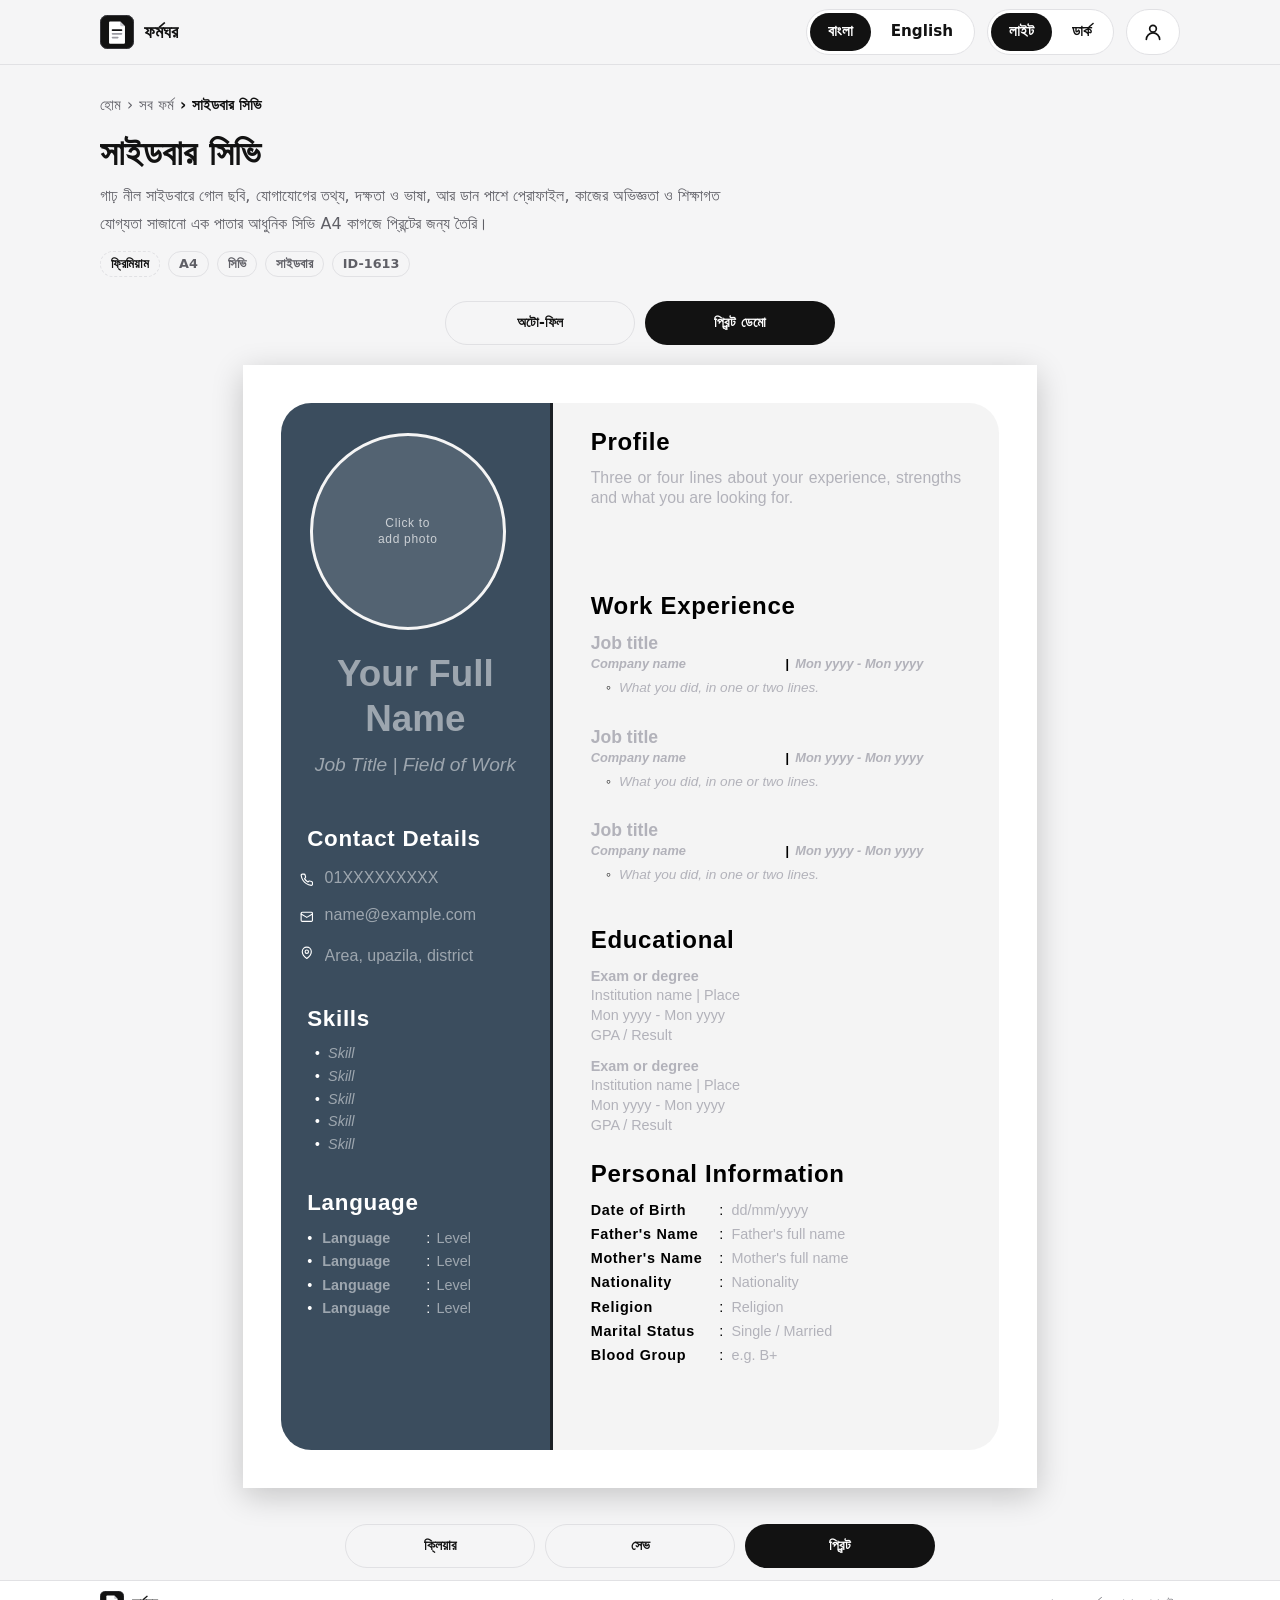
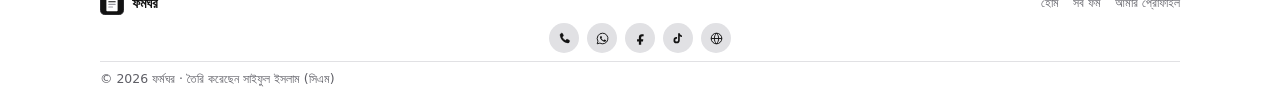
<file: forms/cv-sidebar/index.html>
<!DOCTYPE html>
<html lang="bn" data-theme="light">
<head>
<meta charset="utf-8">
<meta name="viewport" content="width=device-width, initial-scale=1">
<title>সাইডবার সিভি - ফর্মঘর</title>
<link rel="icon" type="image/svg+xml" href="../../assets/icons/logo.svg">
<script src="../../core/theme-init.js"></script>
<link rel="stylesheet" href="../../core/global.css">
<link rel="stylesheet" href="../../core/form.css">
<link rel="stylesheet" href="form.css">
</head>
<body class="f-cv-sidebar" data-form="cv-sidebar">
<div id="g-form-pages">
<section class="g-page" lang="en">
<div class="g-page-inner">
<div class="card">
<div class="side">
<label class="g-photo" style="--w:52mm;--h:52mm">
<input type="file" accept="image/*" name="photo" data-fill="photo">
<span class="g-photo-hint">Click to<br>add photo</span>
</label>
<textarea class="g-in g-ta name" name="full_name" rows="1" placeholder="Your Full Name" data-fill="name"></textarea>
<textarea class="g-in g-ta role" name="job_title" rows="1" placeholder="Job Title | Field of Work"></textarea>
<h3 class="sh cd">Contact Details</h3>
<div class="ct"><svg viewBox="0 0 24 24" aria-hidden="true"><path d="M22 16.9v3a2 2 0 0 1-2.2 2 19.8 19.8 0 0 1-8.6-3.1 19.5 19.5 0 0 1-6-6A19.8 19.8 0 0 1 2.1 4.2 2 2 0 0 1 4.1 2h3a2 2 0 0 1 2 1.7c.1 1 .4 1.9.7 2.8a2 2 0 0 1-.5 2.1L8 9.9a16 16 0 0 0 6 6l1.3-1.3a2 2 0 0 1 2.1-.4c.9.3 1.8.6 2.8.7a2 2 0 0 1 1.7 2z"/></svg><input class="g-in" name="phone" type="tel" placeholder="01XXXXXXXXX" data-fill="phone"></div>
<div class="ct"><svg viewBox="0 0 24 24" aria-hidden="true"><rect x="2" y="4" width="20" height="16" rx="2"/><path d="m22 7-10 6L2 7"/></svg><input class="g-in" name="email" type="email" placeholder="name@example.com" data-fill="email"></div>
<div class="ct"><svg viewBox="0 0 24 24" aria-hidden="true"><path d="M20 10c0 6-8 12-8 12S4 16 4 10a8 8 0 0 1 16 0z"/><circle cx="12" cy="10" r="3"/></svg><textarea class="g-in g-ta" name="address" rows="1" placeholder="Area, upazila, district" data-fill="address"></textarea></div>
<h3 class="sh">Skills</h3>
<div class="bul sk"><span>&bull;</span><textarea class="g-in g-ta" name="skill1" rows="1" placeholder="Skill"></textarea></div>
<div class="bul sk"><span>&bull;</span><textarea class="g-in g-ta" name="skill2" rows="1" placeholder="Skill"></textarea></div>
<div class="bul sk"><span>&bull;</span><textarea class="g-in g-ta" name="skill3" rows="1" placeholder="Skill"></textarea></div>
<div class="bul sk"><span>&bull;</span><textarea class="g-in g-ta" name="skill4" rows="1" placeholder="Skill"></textarea></div>
<div class="bul sk"><span>&bull;</span><textarea class="g-in g-ta" name="skill5" rows="1" placeholder="Skill"></textarea></div>
<h3 class="sh">Language</h3>
<div class="lg"><span>&bull;</span><input class="g-in b" name="lang1_name" type="text" placeholder="Language"><i>:</i><input class="g-in" name="lang1_level" type="text" placeholder="Level"></div>
<div class="lg"><span>&bull;</span><input class="g-in b" name="lang2_name" type="text" placeholder="Language"><i>:</i><input class="g-in" name="lang2_level" type="text" placeholder="Level"></div>
<div class="lg"><span>&bull;</span><input class="g-in b" name="lang3_name" type="text" placeholder="Language"><i>:</i><input class="g-in" name="lang3_level" type="text" placeholder="Level"></div>
<div class="lg"><span>&bull;</span><input class="g-in b" name="lang4_name" type="text" placeholder="Language"><i>:</i><input class="g-in" name="lang4_level" type="text" placeholder="Level"></div>
</div>
<div class="main">
<h3 class="mh first">Profile</h3>
<textarea class="g-in g-ta prof" name="profile" rows="5" placeholder="Three or four lines about your experience, strengths and what you are looking for."></textarea>
<h3 class="mh">Work Experience</h3>
<div class="job">
<input class="g-in jt" name="exp1_title" type="text" placeholder="Job title">
<div class="jm"><input class="g-in" name="exp1_company" type="text" placeholder="Company name"><i>|</i><input class="g-in dt" name="exp1_date" type="text" placeholder="Mon yyyy - Mon yyyy"></div>
<div class="jb"><span>&#9702;</span><textarea class="g-in g-ta" name="exp1_b1" rows="2" placeholder="What you did, in one or two lines."></textarea></div>
</div>
<div class="job">
<input class="g-in jt" name="exp2_title" type="text" placeholder="Job title">
<div class="jm"><input class="g-in" name="exp2_company" type="text" placeholder="Company name"><i>|</i><input class="g-in dt" name="exp2_date" type="text" placeholder="Mon yyyy - Mon yyyy"></div>
<div class="jb"><span>&#9702;</span><textarea class="g-in g-ta" name="exp2_b1" rows="2" placeholder="What you did, in one or two lines."></textarea></div>
</div>
<div class="job">
<input class="g-in jt" name="exp3_title" type="text" placeholder="Job title">
<div class="jm"><input class="g-in" name="exp3_company" type="text" placeholder="Company name"><i>|</i><input class="g-in dt" name="exp3_date" type="text" placeholder="Mon yyyy - Mon yyyy"></div>
<div class="jb"><span>&#9702;</span><textarea class="g-in g-ta" name="exp3_b1" rows="2" placeholder="What you did, in one or two lines."></textarea></div>
</div>
<h3 class="mh">Educational</h3>
<div class="ed">
<input class="g-in b" name="edu1_exam" type="text" placeholder="Exam or degree">
<input class="g-in" name="edu1_institution" type="text" placeholder="Institution name | Place">
<input class="g-in" name="edu1_period" type="text" placeholder="Mon yyyy - Mon yyyy">
<input class="g-in" name="edu1_result" type="text" placeholder="GPA / Result">
</div>
<div class="ed">
<input class="g-in b" name="edu2_exam" type="text" placeholder="Exam or degree">
<input class="g-in" name="edu2_institution" type="text" placeholder="Institution name | Place">
<input class="g-in" name="edu2_period" type="text" placeholder="Mon yyyy - Mon yyyy">
<input class="g-in" name="edu2_result" type="text" placeholder="GPA / Result">
</div>
<h3 class="mh">Personal Information</h3>
<div class="pi">
<div class="pr"><span class="pl">Date of Birth</span><span class="pc">:</span><input class="g-in" name="birth_date" type="text" placeholder="dd/mm/yyyy" data-fill="birth"></div>
<div class="pr"><span class="pl">Father's Name</span><span class="pc">:</span><input class="g-in" name="father_name" type="text" placeholder="Father's full name" data-fill="father"></div>
<div class="pr"><span class="pl">Mother's Name</span><span class="pc">:</span><input class="g-in" name="mother_name" type="text" placeholder="Mother's full name" data-fill="mother"></div>
<div class="pr"><span class="pl">Nationality</span><span class="pc">:</span><input class="g-in" name="nationality" type="text" placeholder="Nationality" data-fill="nationality"></div>
<div class="pr"><span class="pl">Religion</span><span class="pc">:</span><input class="g-in" name="religion" type="text" placeholder="Religion" data-fill="religion" data-fill-lang="en"></div>
<div class="pr"><span class="pl">Marital Status</span><span class="pc">:</span><input class="g-in" name="marital_status" type="text" placeholder="Single / Married" data-fill="marital" data-fill-lang="en"></div>
<div class="pr"><span class="pl">Blood Group</span><span class="pc">:</span><input class="g-in" name="blood_group" type="text" placeholder="e.g. B+" data-fill="blood"></div>
</div>
</div>
</div>
</section>
</div>
<script src="../../core/i18n.js"></script>
<script src="../../core/global.js"></script>
<script src="../../core/config.js"></script>
<script src="../../core/sync.js"></script>
<script src="../../core/profile.js"></script>
<script src="../../core/footer.js"></script>
<script src="../registry.js"></script>
<script src="../../core/lock.js"></script>
<script src="../../core/modal.js"></script>
<script src="../../core/saves.js"></script>
<script src="../../core/demo.js"></script>
<script src="demo.js"></script>
<script src="../../core/form.js"></script>
<script src="form.js"></script>
</body>
</html>
</file>
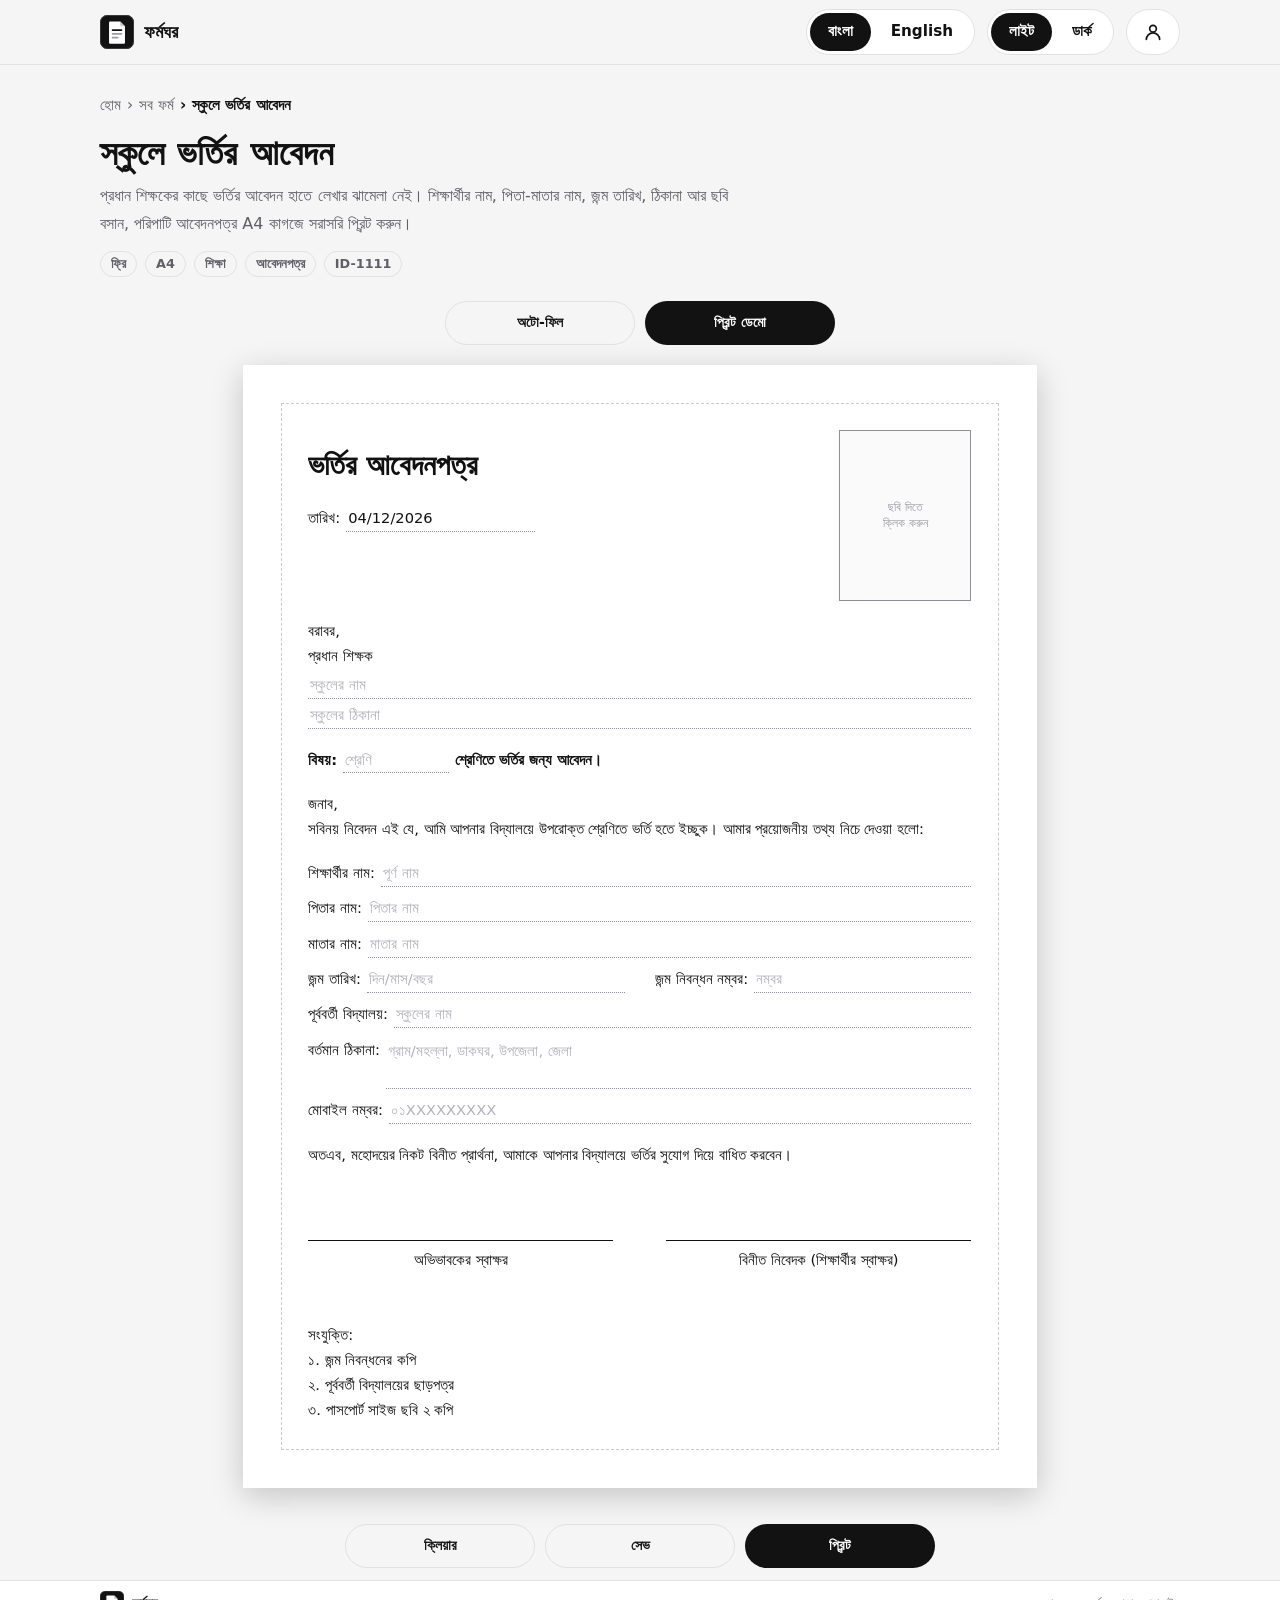
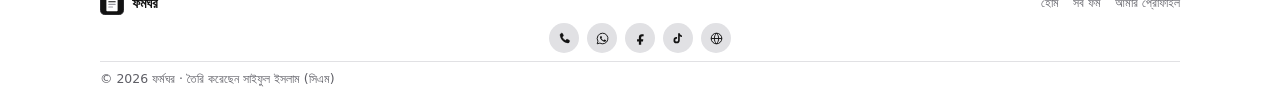
<file: forms/school-apply/index.html>
<!DOCTYPE html>
<html lang="bn" data-theme="light">
<head>
<meta charset="utf-8">
<meta name="viewport" content="width=device-width, initial-scale=1">
<title>স্কুলে ভর্তির আবেদন - ফর্মঘর</title>
<link rel="icon" type="image/svg+xml" href="../../assets/icons/logo.svg">
<script src="../../core/theme-init.js"></script>
<link rel="stylesheet" href="../../core/global.css">
<link rel="stylesheet" href="../../core/form.css">
<link rel="stylesheet" href="form.css">
</head>
<body class="f-school-apply" data-form="school-apply">
<div id="g-form-pages">
<section class="g-page" lang="bn">
<div class="g-page-inner">
<div class="head">
<div class="head-main">
<h2 class="title">ভর্তির আবেদনপত্র</h2>
<div class="line date-line"><span>তারিখ:</span><input class="g-in" id="school-apply-date" name="date" type="text" placeholder="দিন/মাস/বছর"></div>
</div>
<label class="g-photo">
<input type="file" accept="image/*" name="photo" data-fill="photo">
<span class="g-photo-hint">ছবি দিতে<br>ক্লিক করুন</span>
</label>
</div>
<div class="to">
<p class="plain">বরাবর,<br>প্রধান শিক্ষক</p>
<input class="g-in" name="school_name" type="text" placeholder="স্কুলের নাম">
<input class="g-in" name="school_address" type="text" placeholder="স্কুলের ঠিকানা">
</div>
<div class="line subject"><span>বিষয়:</span><input class="g-in class-in" name="class_name" type="text" placeholder="শ্রেণি"><span>শ্রেণিতে ভর্তির জন্য আবেদন।</span></div>
<p class="plain">জনাব,<br>সবিনয় নিবেদন এই যে, আমি আপনার বিদ্যালয়ে উপরোক্ত শ্রেণিতে ভর্তি হতে ইচ্ছুক। আমার প্রয়োজনীয় তথ্য নিচে দেওয়া হলো:</p>
<div class="rows">
<div class="line"><span>শিক্ষার্থীর নাম:</span><input class="g-in" name="student_name" type="text" data-fill="name" placeholder="পূর্ণ নাম"></div>
<div class="line"><span>পিতার নাম:</span><input class="g-in" name="father_name" type="text" placeholder="পিতার নাম" data-fill="father"></div>
<div class="line"><span>মাতার নাম:</span><input class="g-in" name="mother_name" type="text" placeholder="মাতার নাম" data-fill="mother"></div>
<div class="two">
<div class="line"><span>জন্ম তারিখ:</span><input class="g-in" name="birth_date" type="text" placeholder="দিন/মাস/বছর" data-fill="birth"></div>
<div class="line"><span>জন্ম নিবন্ধন নম্বর:</span><input class="g-in" name="birth_reg_no" type="text" placeholder="নম্বর" data-fill="birthreg"></div>
</div>
<div class="line"><span>পূর্ববর্তী বিদ্যালয়:</span><input class="g-in" name="previous_school" type="text" placeholder="স্কুলের নাম"></div>
<div class="line top"><span>বর্তমান ঠিকানা:</span><textarea class="g-in g-ta" name="address" rows="2" data-fill="address" placeholder="গ্রাম/মহল্লা, ডাকঘর, উপজেলা, জেলা"></textarea></div>
<div class="line"><span>মোবাইল নম্বর:</span><input class="g-in" name="mobile" type="tel" data-fill="phone" placeholder="০১XXXXXXXXX"></div>
</div>
<p class="plain">অতএব, মহোদয়ের নিকট বিনীত প্রার্থনা, আমাকে আপনার বিদ্যালয়ে ভর্তির সুযোগ দিয়ে বাধিত করবেন।</p>
<div class="sign">
<div class="sign-box"><span class="sign-line"></span><span>অভিভাবকের স্বাক্ষর</span></div>
<div class="sign-box"><span class="sign-line"></span><span>বিনীত নিবেদক (শিক্ষার্থীর স্বাক্ষর)</span></div>
</div>
<div class="attach">
<p class="plain">সংযুক্তি:</p>
<p class="plain">১. জন্ম নিবন্ধনের কপি<br>২. পূর্ববর্তী বিদ্যালয়ের ছাড়পত্র<br>৩. পাসপোর্ট সাইজ ছবি ২ কপি</p>
</div>
</div>
</section>
</div>
<script src="../../core/i18n.js"></script>
<script src="../../core/global.js"></script>
<script src="../../core/config.js"></script>
<script src="../../core/sync.js"></script>
<script src="../../core/profile.js"></script>
<script src="../../core/footer.js"></script>
<script src="../registry.js"></script>
<script src="../../core/lock.js"></script>
<script src="../../core/modal.js"></script>
<script src="../../core/saves.js"></script>
<script src="../../core/demo.js"></script>
<script src="demo.js"></script>
<script src="../../core/form.js"></script>
<script src="form.js"></script>
</body>
</html>
</file>
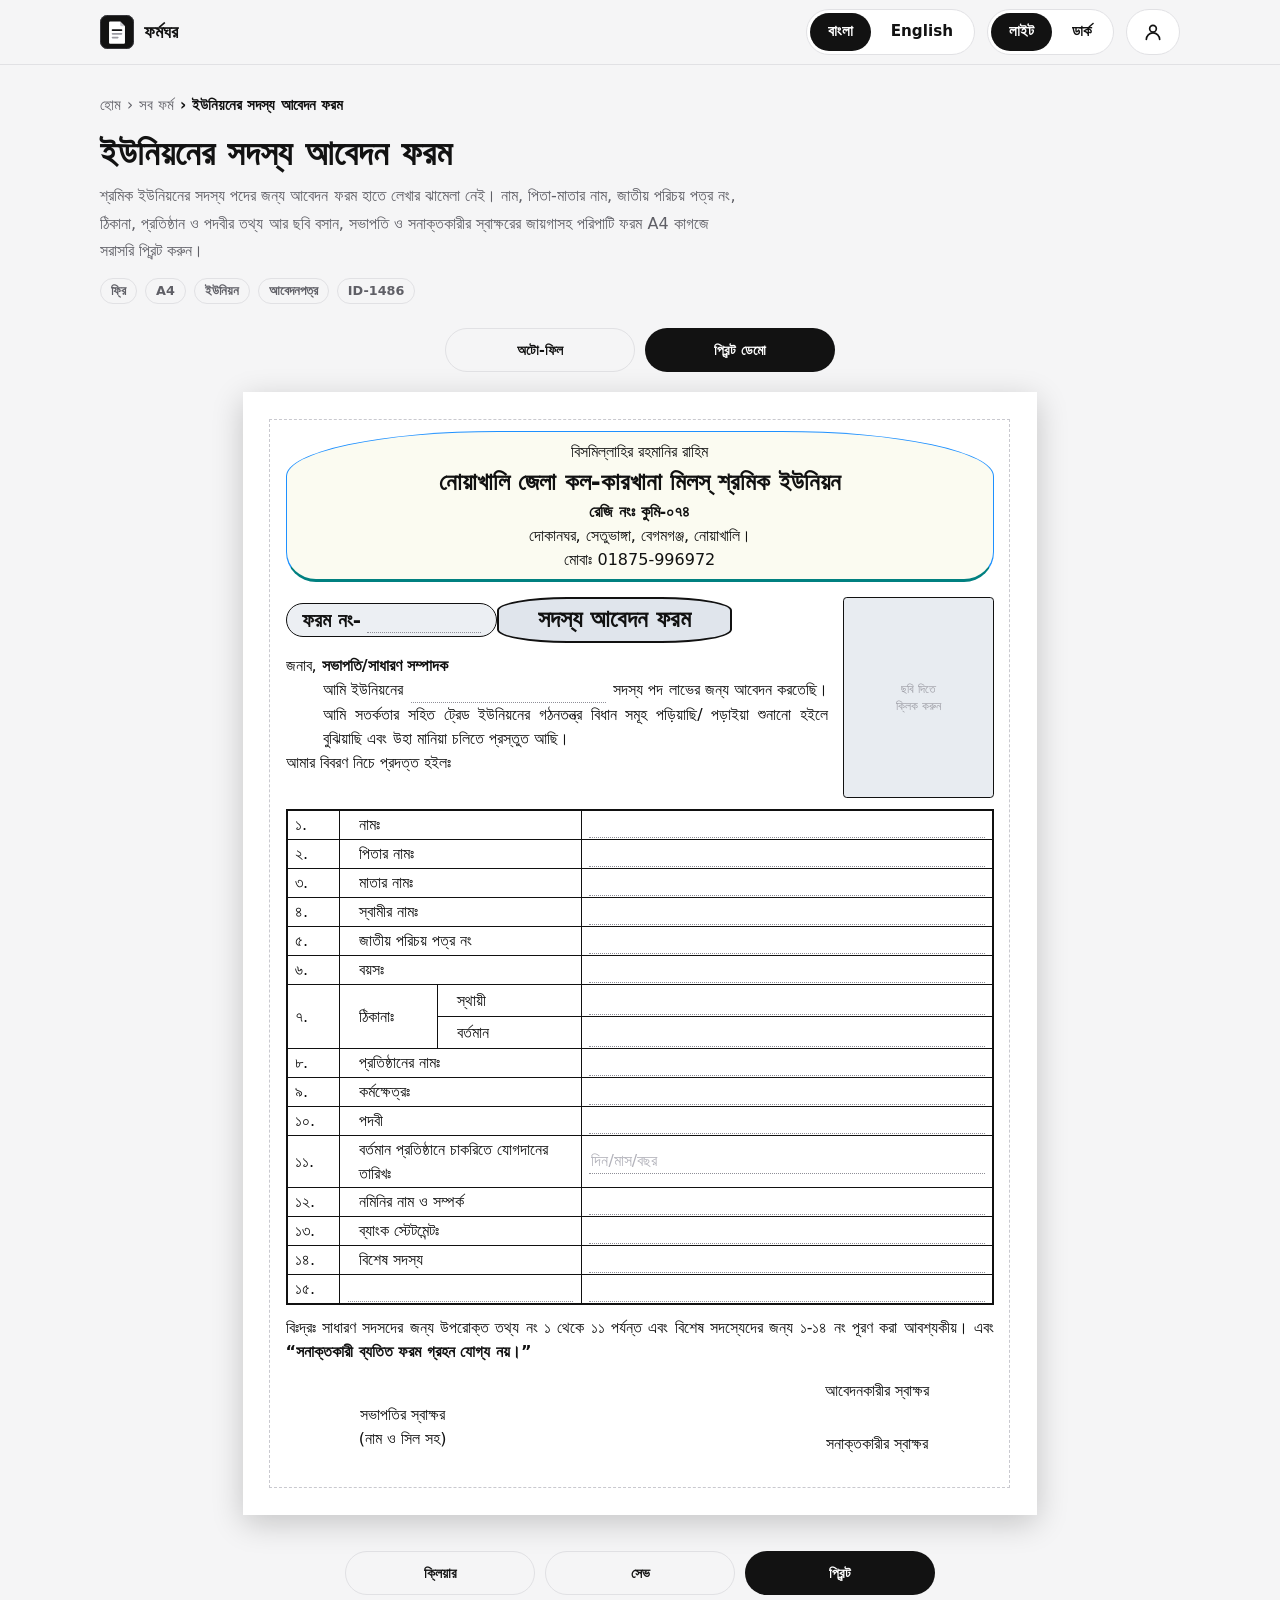
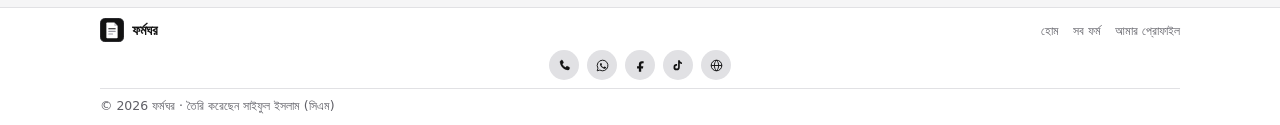
<file: forms/union-member-apply/index.html>
<!DOCTYPE html>
<html lang="bn" data-theme="light">
<head>
<meta charset="utf-8">
<meta name="viewport" content="width=device-width, initial-scale=1">
<title>ইউনিয়ন সদস্য আবেদন ফরম - ফর্মঘর</title>
<link rel="icon" type="image/svg+xml" href="../../assets/icons/logo.svg">
<script src="../../core/theme-init.js"></script>
<link rel="stylesheet" href="../../core/global.css">
<link rel="stylesheet" href="../../core/form.css">
<link rel="stylesheet" href="form.css">
</head>
<body class="f-union-member-apply" data-form="union-member-apply">
<div id="g-form-pages">
<section class="g-page" lang="bn">
<div class="g-page-inner">
<div class="hd">
বিসমিল্লাহির রহমানির রাহিম<br>
<span class="nm">নোয়াখালি জেলা কল-কারখানা মিলস্ শ্রমিক ইউনিয়ন</span><br>
<span class="bold">রেজি নংঃ কুমি-০৭৪</span><br>
দোকানঘর, সেতুভাঙ্গা, বেগমগঞ্জ, নোয়াখালি।<br>
মোবাঃ 01875-996972
</div>
<div class="top">
<div class="left">
<div class="tline">
<div class="fno"><span>ফরম নং-</span><input class="g-in" id="union-member-apply-no" name="form_no" type="text"></div>
<div class="ttl">সদস্য আবেদন ফরম</div>
</div>
<div class="app">
<p class="plain">জনাব, <span class="bold">সভাপতি/সাধারণ সম্পাদক</span></p>
<div class="line ind">আমি ইউনিয়নের<input class="g-in" name="member_type" type="text">সদস্য পদ লাভের জন্য আবেদন করতেছি।</div>
<p class="plain ind">আমি সতর্কতার সহিত ট্রেড ইউনিয়নের গঠনতন্ত্র বিধান সমূহ পড়িয়াছি/ পড়াইয়া শুনানো হইলে বুঝিয়াছি এবং উহা মানিয়া চলিতে প্রস্তুত আছি।</p>
<p class="plain">আমার বিবরণ নিচে প্রদত্ত হইলঃ</p>
</div>
</div>
<label class="g-photo" style="--w:40mm;--h:53mm">
<input type="file" accept="image/*" name="photo" data-fill="photo">
<span class="g-photo-hint">ছবি দিতে<br>ক্লিক করুন</span>
</label>
</div>
<table class="tb">
<colgroup><col class="c1"><col class="c2"><col class="c3"><col></colgroup>
<tr><td class="n">১.</td><td colspan="2">নামঃ</td><td class="v"><input class="g-in" name="name" type="text" data-fill="name"></td></tr>
<tr><td class="n">২.</td><td colspan="2">পিতার নামঃ</td><td class="v"><input class="g-in" name="father_name" type="text" data-fill="father"></td></tr>
<tr><td class="n">৩.</td><td colspan="2">মাতার নামঃ</td><td class="v"><input class="g-in" name="mother_name" type="text" data-fill="mother"></td></tr>
<tr><td class="n">৪.</td><td colspan="2">স্বামীর নামঃ</td><td class="v"><input class="g-in" name="husband_name" type="text"></td></tr>
<tr><td class="n">৫.</td><td colspan="2">জাতীয় পরিচয় পত্র নং</td><td class="v"><input class="g-in" name="nid_no" type="text" data-fill="nid"></td></tr>
<tr><td class="n">৬.</td><td colspan="2">বয়সঃ</td><td class="v"><input class="g-in" name="age" type="text"></td></tr>
<tr><td class="n" rowspan="2">৭.</td><td rowspan="2">ঠিকানাঃ</td><td>স্থায়ী</td><td class="v"><textarea class="g-in g-ta" name="address_permanent" rows="1" data-fill="address_perm"></textarea></td></tr>
<tr><td>বর্তমান</td><td class="v"><textarea class="g-in g-ta" name="address_present" rows="1" data-fill="address"></textarea></td></tr>
<tr><td class="n">৮.</td><td colspan="2">প্রতিষ্ঠানের নামঃ</td><td class="v"><input class="g-in" name="company_name" type="text"></td></tr>
<tr><td class="n">৯.</td><td colspan="2">কর্মক্ষেত্রঃ</td><td class="v"><input class="g-in" name="workplace" type="text"></td></tr>
<tr><td class="n">১০.</td><td colspan="2">পদবী</td><td class="v"><input class="g-in" name="designation" type="text"></td></tr>
<tr><td class="n">১১.</td><td colspan="2">বর্তমান প্রতিষ্ঠানে চাকরিতে যোগদানের তারিখঃ</td><td class="v"><input class="g-in" name="join_date" type="text" placeholder="দিন/মাস/বছর"></td></tr>
<tr><td class="n">১২.</td><td colspan="2">নমিনির নাম ও সম্পর্ক</td><td class="v"><input class="g-in" name="nominee" type="text"></td></tr>
<tr><td class="n">১৩.</td><td colspan="2">ব্যাংক স্টেটমেন্টঃ</td><td class="v"><input class="g-in" name="bank_statement" type="text"></td></tr>
<tr><td class="n">১৪.</td><td colspan="2">বিশেষ সদস্য</td><td class="v"><input class="g-in" name="special_member" type="text"></td></tr>
<tr><td class="n">১৫.</td><td colspan="2" class="v"><input class="g-in" name="extra_label" type="text"></td><td class="v"><input class="g-in" name="extra_value" type="text"></td></tr>
</table>
<p class="note">বিঃদ্রঃ সাধারণ সদসদের জন্য উপরোক্ত তথ্য নং ১ থেকে ১১ পর্যন্ত এবং বিশেষ সদস্যেদের জন্য ১-১৪ নং পূরণ করা আবশ্যকীয়। এবং <span class="bold">“সনাক্তকারী ব্যতিত ফরম গ্রহন যোগ্য নয়।”</span></p>
<div class="si">
<div class="s1"><br>সভাপতির স্বাক্ষর<br>(নাম ও সিল সহ)</div>
<div class="s2">আবেদনকারীর স্বাক্ষর</div>
<div class="s3">সনাক্তকারীর স্বাক্ষর</div>
</div>
</div>
</section>
</div>
<script src="../../core/i18n.js"></script>
<script src="../../core/global.js"></script>
<script src="../../core/config.js"></script>
<script src="../../core/sync.js"></script>
<script src="../../core/profile.js"></script>
<script src="../../core/footer.js"></script>
<script src="../registry.js"></script>
<script src="../../core/lock.js"></script>
<script src="../../core/modal.js"></script>
<script src="../../core/saves.js"></script>
<script src="../../core/demo.js"></script>
<script src="demo.js"></script>
<script src="../../core/form.js"></script>
<script src="form.js"></script>
</body>
</html>
</file>
<file: core/global.css>
[hidden] {
display: none !important;
}
:root {
--g-bg: #f5f5f6;
--g-surface: #ffffff;
--g-text: #121212;
--g-muted: #5f5f66;
--g-line: #e1e1e4;
--g-ink: #121212;
--g-ink-text: #ffffff;
--g-radius: 14px;
--g-font: system-ui, -apple-system, "Segoe UI", "Noto Sans Bengali", "Kalpurush", "Nirmala UI", Roboto, sans-serif;
--g-wrap: 1120px;
}
:root[data-theme="dark"] {
--g-bg: #0c0c0d;
--g-surface: #151517;
--g-text: #f1f1f2;
--g-muted: #9a9aa2;
--g-line: #262629;
--g-ink: #f1f1f2;
--g-ink-text: #0c0c0d;
}
*, *::before, *::after {
box-sizing: border-box;
}
html {
scroll-behavior: smooth;
}
body {
margin: 0;
min-height: 100vh;
display: flex;
flex-direction: column;
background: var(--g-bg);
color: var(--g-text);
font-family: var(--g-font);
line-height: 1.7;
transition: background-color .2s ease, color .2s ease;
}
a {
color: inherit;
}
:focus-visible {
outline: 2px solid var(--g-text);
outline-offset: 3px;
}
.g-skip {
position: absolute;
left: 12px;
top: -60px;
padding: 8px 14px;
background: var(--g-ink);
color: var(--g-ink-text);
border-radius: 8px;
z-index: 50;
}
.g-skip:focus {
top: 12px;
}
.g-wrap {
width: 100%;
max-width: var(--g-wrap);
margin: 0 auto;
padding: 0 20px;
}
.g-header {
position: sticky;
top: 0;
z-index: 20;
background: color-mix(in srgb, var(--g-bg) 88%, transparent);
backdrop-filter: blur(10px);
-webkit-backdrop-filter: blur(10px);
border-bottom: 1px solid var(--g-line);
}
.g-header-row {
display: grid;
grid-template-columns: 1fr auto auto;
align-items: center;
gap: 12px 8px;
min-height: 64px;
}
.g-brand {
grid-column: 1;
justify-self: start;
display: flex;
align-items: center;
gap: 10px;
text-decoration: none;
font-weight: 700;
font-size: 1.15rem;
}
.g-brand img {
width: 34px;
height: 34px;
display: block;
}
.g-tools {
grid-column: 3;
justify-self: end;
display: flex;
align-items: center;
gap: 8px;
}
.g-lang {
grid-column: 2;
display: flex;
align-items: center;
}
.g-seg {
display: none;
align-items: center;
gap: 2px;
padding: 3px;
border: 1px solid var(--g-line);
border-radius: 999px;
background: var(--g-surface);
}
.g-seg-btn {
min-height: 38px;
padding: 0 18px;
border: 0;
border-radius: 999px;
background: transparent;
color: var(--g-text);
font: inherit;
font-size: .95rem;
font-weight: 600;
cursor: pointer;
}
.g-seg-btn--on {
background: var(--g-ink);
color: var(--g-ink-text);
}
.g-pf-name {
display: none;
}
.g-iconbtn {
text-decoration: none;
display: inline-flex;
align-items: center;
justify-content: center;
min-width: 42px;
height: 42px;
padding: 0 12px;
border: 1px solid var(--g-line);
border-radius: 999px;
background: var(--g-surface);
color: var(--g-text);
font: inherit;
font-weight: 600;
font-size: .9rem;
cursor: pointer;
}
.g-iconbtn:hover {
border-color: var(--g-muted);
}
.g-iconbtn svg {
width: 20px;
height: 20px;
fill: none;
stroke: currentColor;
stroke-width: 2;
stroke-linecap: round;
stroke-linejoin: round;
}
.g-icon-sun {
display: none;
}
:root[data-theme="dark"] .g-icon-sun {
display: block;
}
:root[data-theme="dark"] .g-icon-moon {
display: none;
}
.g-main {
flex: 1;
}
.g-hero {
display: grid;
grid-template-columns: 1fr;
gap: 40px;
align-items: center;
padding: 48px 0 56px;
}
.g-hero-title {
margin: 0 0 16px;
font-size: clamp(1.9rem, 5.2vw, 3.3rem);
font-weight: 700;
line-height: 1.3;
}
.g-hero-text {
margin: 0 0 28px;
max-width: 34em;
color: var(--g-muted);
font-size: 1.05rem;
}
.g-btn {
display: inline-flex;
align-items: center;
justify-content: center;
min-height: 48px;
padding: 0 26px;
border-radius: 999px;
background: var(--g-ink);
color: var(--g-ink-text);
font: inherit;
font-weight: 600;
text-decoration: none;
border: 0;
cursor: pointer;
}
.g-btn:hover {
opacity: .88;
}
.g-sheets {
position: relative;
width: min(240px, 62%);
aspect-ratio: 210 / 297;
margin: 0 auto;
}
.g-sheet {
position: absolute;
inset: 0;
display: flex;
flex-direction: column;
gap: 5.5%;
padding: 9%;
background: #ffffff;
border: 1px solid #d4d4d8;
border-radius: 4px;
box-shadow: 0 14px 34px rgba(0, 0, 0, .16);
}
.g-sheet--back {
transform: translate(16px, 10px) rotate(4deg);
}
.g-sheet--front {
transform: rotate(-3deg);
}
.g-sheet-top {
display: flex;
justify-content: space-between;
gap: 10%;
}
.g-sheet-head {
flex: 1;
display: flex;
flex-direction: column;
gap: 12px;
padding-top: 4px;
}
.g-sheet-photo {
width: 28%;
aspect-ratio: 3 / 4;
border: 1px solid #b5b5bc;
}
.g-sheet-line {
height: 5px;
border-radius: 3px;
background: #e4e4e8;
width: var(--w, 100%);
}
.g-sheet-line--ink {
height: 8px;
background: #1a1a1a;
}
.g-section {
padding: 24px 0 64px;
}
.g-section-title {
margin: 0 0 20px;
font-size: 1.5rem;
line-height: 1.4;
}
.g-section-sub {
margin: -10px 0 24px;
max-width: 42em;
color: var(--g-muted);
}
.g-forms-grid {
display: grid;
grid-template-columns: repeat(auto-fill, minmax(220px, 1fr));
gap: 16px;
}
.g-empty {
grid-column: 1 / -1;
padding: 40px 20px;
border: 1px dashed var(--g-line);
border-radius: var(--g-radius);
color: var(--g-muted);
text-align: center;
}
.g-footer {
border-top: 1px solid var(--g-line);
background: var(--g-surface);
padding: 10px 0;
color: var(--g-muted);
font-size: .78rem;
line-height: 1.4;
}
.g-footer-inner {
display: flex;
flex-direction: column;
gap: 8px;
}
.g-footer-row {
display: flex;
align-items: center;
justify-content: space-between;
flex-wrap: wrap;
gap: 6px 14px;
}
.g-footer-row--social {
justify-content: center;
}
.g-footer-brand {
display: inline-flex;
align-items: center;
gap: 8px;
color: var(--g-text);
font-weight: 700;
font-size: .9rem;
text-decoration: none;
}
.g-footer-brand img {
display: block;
width: 24px;
height: 24px;
}
.g-footer-nav {
display: flex;
flex-wrap: wrap;
gap: 6px 14px;
}
.g-footer-link {
padding: 0;
border: 0;
background: none;
color: var(--g-muted);
font: inherit;
font-weight: 500;
text-decoration: none;
cursor: pointer;
}
.g-footer-link:hover {
color: var(--g-text);
}
.g-footer-social {
display: flex;
align-items: center;
justify-content: center;
gap: 8px;
}
.g-footer-social a {
display: inline-flex;
align-items: center;
justify-content: center;
flex-shrink: 0;
width: 30px;
height: 30px;
border-radius: 50%;
background: var(--g-line);
color: var(--g-text);
}
.g-footer-social a:hover {
background: var(--g-ink);
color: var(--g-ink-text);
}
.g-footer-social svg {
display: block;
width: 15px;
height: 15px;
}
.g-footer-row--bottom {
justify-content: flex-start;
padding-top: 8px;
border-top: 1px solid var(--g-line);
}
.g-clock-wrap {
padding-top: 12px;
}
.g-clock {
display: grid;
grid-template-columns: 1fr auto 1fr;
align-items: center;
gap: 8px;
height: 38px;
padding: 0 14px;
background: var(--g-surface);
border: 1px solid var(--g-line);
border-radius: 10px;
color: var(--g-text);
font-variant-numeric: tabular-nums;
white-space: nowrap;
}
.g-clock-center {
display: flex;
align-items: baseline;
gap: 8px;
font-size: clamp(.8125rem, 3.6vw, .875rem);
font-weight: 600;
letter-spacing: .02em;
cursor: pointer;
}
.g-clock-date {
color: var(--g-muted);
}
.g-clock-time {
cursor: pointer;
}
.g-clock-sec {
font-size: .8em;
font-weight: 500;
color: var(--g-muted);
}
.g-clock-side {
display: flex;
align-items: baseline;
gap: .3em;
overflow: hidden;
color: var(--g-muted);
font-size: clamp(.68rem, 3vw, .85rem);
font-weight: 600;
cursor: pointer;
}
.g-clock-side--start {
justify-content: flex-start;
}
.g-clock-side--end {
justify-content: flex-end;
}
.g-clock-num {
font-size: .88em;
font-weight: 500;
}
.g-more {
display: flex;
justify-content: center;
margin-top: 24px;
}
.g-page-head {
padding-top: 28px;
padding-bottom: 8px;
}
.g-crumbs {
margin: 0 0 10px;
}
.g-crumbs ol {
display: flex;
flex-wrap: wrap;
align-items: center;
gap: 6px;
margin: 0;
padding: 0;
list-style: none;
color: var(--g-muted);
font-size: .95rem;
}
.g-crumbs li + li::before {
content: "\203A";
margin-right: 6px;
}
.g-crumbs a {
color: var(--g-muted);
text-decoration: none;
}
.g-crumbs a:hover {
color: var(--g-text);
}
.g-crumbs li[aria-current] {
color: var(--g-text);
font-weight: 600;
}
.g-toast {
position: fixed;
left: 50%;
bottom: 24px;
z-index: 60;
max-width: calc(100% - 32px);
padding: 12px 20px;
border-radius: 999px;
background: var(--g-ink);
color: var(--g-ink-text);
font-weight: 600;
text-align: center;
opacity: 0;
transform: translate(-50%, 12px);
pointer-events: none;
transition: opacity .2s ease, transform .2s ease;
}
.g-toast--show {
opacity: 1;
transform: translate(-50%, 0);
}
@media (prefers-reduced-motion: reduce) {
.g-toast {
transition: none;
}
}
@media (min-width: 820px) {
.g-header-row {
column-gap: 12px;
}
.g-seg {
display: inline-flex;
}
#g-lang-btn, #g-theme-btn {
display: none;
}
.g-tools {
gap: 12px;
}
.g-tools .g-iconbtn {
height: 46px;
padding: 0 16px;
}
.g-pf-name {
display: inline;
max-width: 180px;
margin-left: 8px;
overflow: hidden;
text-overflow: ellipsis;
white-space: nowrap;
}
.g-hero {
grid-template-columns: 1.15fr .85fr;
padding: 72px 0 80px;
}
.g-sheets {
width: min(290px, 80%);
}
}
@media (prefers-reduced-motion: reduce) {
html {
scroll-behavior: auto;
}
body {
transition: none;
}
}
.g-card {
display: flex;
flex-direction: column;
gap: 8px;
padding: 18px;
background: var(--g-surface);
border: 1px solid var(--g-line);
border-radius: var(--g-radius);
text-decoration: none;
transition: border-color .15s ease;
}
.g-card:hover {
border-color: var(--g-muted);
}
.g-card-top {
display: flex;
align-items: flex-start;
justify-content: space-between;
gap: 10px;
margin-bottom: 6px;
}
.g-card-paper {
position: relative;
display: block;
width: 40px;
height: 52px;
}
.g-card-sheet {
position: absolute;
left: 0;
bottom: 0;
width: 34px;
height: 46px;
padding: 9px 6px;
background-color: #ffffff;
background-image: repeating-linear-gradient(to bottom, #d9d9de 0 2px, transparent 2px 7px);
background-clip: content-box;
border: 1px solid #c3c3ca;
border-radius: 3px;
}
.g-card-sheet--back {
left: 6px;
bottom: 6px;
background-image: none;
}
.g-badge {
display: inline-flex;
align-items: center;
gap: 5px;
padding: 2px 10px;
border: 1px solid var(--g-line);
border-radius: 999px;
font-size: .8rem;
font-weight: 600;
line-height: 1.6;
color: var(--g-muted);
}
.g-badge--freemium {
border-style: dashed;
color: var(--g-text);
}
.g-badge--locked {
background: var(--g-ink);
border-color: var(--g-ink);
color: var(--g-ink-text);
}
.g-badge-icon svg {
display: block;
width: 13px;
height: 13px;
fill: none;
stroke: currentColor;
stroke-width: 2.2;
stroke-linecap: round;
stroke-linejoin: round;
}
.g-card-title {
margin: 0;
font-size: 1.1rem;
line-height: 1.5;
}
.g-card-desc {
margin: 0;
color: var(--g-muted);
font-size: .95rem;
line-height: 1.6;
}
.g-card-meta {
margin-top: auto;
padding-top: 8px;
color: var(--g-muted);
font-size: .85rem;
}
.g-btn--ghost {
background: transparent;
color: var(--g-text);
border: 1px solid var(--g-line);
}
.g-btn--ghost:hover {
border-color: var(--g-muted);
opacity: 1;
}
.g-btn--sm {
min-height: 38px;
padding: 0 16px;
font-size: .9rem;
}
</file>
<file: core/home.css>
.g-hm .g-section-title {
font-size: clamp(1.5rem, 3.6vw, 2rem);
}
.g-rv {
opacity: 0;
transform: translateY(18px);
transition: opacity .45s ease, transform .45s ease;
transition-delay: var(--d, 0s);
}
.g-rv.g-in {
opacity: 1;
transform: none;
}
.g-steps {
list-style: none;
margin: 0;
padding: 0;
display: grid;
grid-template-columns: 1fr;
gap: 16px;
counter-reset: g-step;
}
.g-step {
display: grid;
grid-template-columns: auto 1fr;
align-items: center;
gap: 20px;
padding: 20px;
background: var(--g-surface);
border: 1px solid var(--g-line);
border-radius: var(--g-radius);
counter-increment: g-step;
}
.g-mini {
position: relative;
width: 68px;
aspect-ratio: 210 / 297;
padding: 24px 9px 10px;
background-color: #ffffff;
background-image: repeating-linear-gradient(to bottom, #e4e4e8 0 3px, transparent 3px 9px);
background-clip: content-box;
border: 1px solid #d4d4d8;
border-radius: 4px;
box-shadow: 0 8px 18px rgba(0, 0, 0, .14);
transform: rotate(-4deg);
transition: transform .2s ease;
}
.g-mini::before {
content: "";
position: absolute;
top: 10px;
left: 9px;
width: 55%;
height: 5px;
border-radius: 3px;
background: #1a1a1a;
}
.g-mini--2 {
transform: rotate(0deg);
}
.g-mini--2::after {
content: "";
position: absolute;
top: 8px;
right: 8px;
width: 15px;
height: 20px;
border: 1px solid #b5b5bc;
}
.g-mini--3 {
transform: rotate(4deg);
}
.g-mini--3::after {
content: "\2713";
position: absolute;
right: -8px;
bottom: -8px;
display: flex;
align-items: center;
justify-content: center;
width: 24px;
height: 24px;
border-radius: 50%;
background: #1a1a1a;
color: #ffffff;
font-size: 13px;
line-height: 1;
}
.g-step:hover .g-mini {
transform: rotate(0deg) translateY(-3px);
}
.g-step-no {
display: inline-flex;
align-items: center;
justify-content: center;
width: 28px;
height: 28px;
margin-bottom: 6px;
border-radius: 50%;
background: var(--g-ink);
color: var(--g-ink-text);
font-size: .85rem;
font-weight: 700;
}
.g-step-no::before {
content: counter(g-step);
}
.g-step-title {
margin: 0;
font-size: 1.1rem;
line-height: 1.5;
}
.g-step-text {
margin: 2px 0 0;
color: var(--g-muted);
font-size: .95rem;
line-height: 1.6;
}
.g-feat-head {
display: flex;
align-items: flex-end;
justify-content: space-between;
gap: 16px;
margin-bottom: 8px;
}
.g-feat-head .g-section-title {
margin: 0;
}
.g-feat-nav {
display: none;
gap: 8px;
}
.g-feat-nav .g-iconbtn[disabled] {
opacity: .35;
cursor: default;
}
.g-feat-strip {
display: flex;
gap: 16px;
margin: 0 -20px;
padding: 20px 20px 32px;
overflow-x: auto;
overscroll-behavior-x: contain;
scroll-snap-type: x mandatory;
scroll-padding: 0 20px;
-webkit-overflow-scrolling: touch;
scrollbar-width: thin;
}
.g-feat {
position: relative;
flex: 0 0 min(76%, 272px);
min-height: 214px;
padding: 22px 20px 24px;
scroll-snap-align: start;
background: #ffffff;
color: #121212;
border: 1px solid #d4d4d8;
border-radius: 4px;
box-shadow: 0 12px 28px rgba(0, 0, 0, .14);
transform: rotate(-1.2deg);
transition: transform .2s ease;
}
.g-feat:nth-child(even) {
transform: rotate(1deg);
}
.g-feat:hover {
transform: rotate(0deg) translateY(-4px);
}
.g-feat::after {
content: "";
position: absolute;
top: -1px;
right: -1px;
width: 26px;
height: 26px;
background: linear-gradient(225deg, var(--g-bg) 50%, #e4e4e8 50%);
border-bottom-left-radius: 4px;
}
.g-feat-ico {
display: inline-flex;
align-items: center;
justify-content: center;
width: 44px;
height: 44px;
margin-bottom: 14px;
border-radius: 50%;
background: #121212;
color: #ffffff;
}
.g-feat-ico svg {
width: 22px;
height: 22px;
fill: none;
stroke: currentColor;
stroke-width: 2;
stroke-linecap: round;
stroke-linejoin: round;
}
.g-feat-title {
margin: 0 0 6px;
font-size: 1.05rem;
line-height: 1.5;
}
.g-feat-text {
margin: 0;
color: #5f5f66;
font-size: .95rem;
line-height: 1.65;
}
.g-cvband {
display: grid;
gap: 36px;
align-items: center;
padding: 32px 24px 44px;
overflow: hidden;
background: var(--g-ink);
color: var(--g-ink-text);
border-radius: 22px;
}
.g-cvband-title {
margin: 0 0 12px;
font-size: clamp(1.5rem, 4vw, 2.2rem);
line-height: 1.35;
}
.g-cvband-text p {
margin: 0 0 24px;
max-width: 30em;
opacity: .8;
}
.g-cvband-btns {
display: flex;
flex-wrap: wrap;
gap: 12px;
}
.g-btn--inv {
background: var(--g-ink-text);
color: var(--g-ink);
}
.g-btn--line-inv {
background: transparent;
color: var(--g-ink-text);
border: 1px solid color-mix(in srgb, var(--g-ink-text) 45%, transparent);
}
.g-cvband-art {
width: 150px;
}
.g-cvband-art .g-sheet {
border-color: #c3c3ca;
box-shadow: 0 10px 24px rgba(0, 0, 0, .3);
transition: transform .5s ease;
}
.g-sheet--cvl {
transform: translate(-34px, 6px) rotate(-9deg);
}
.g-sheet--cvr {
transform: translate(34px, 6px) rotate(9deg);
}
.g-sheet--cvf {
transform: rotate(-1deg);
}
.g-cvband.g-rv:not(.g-in) .g-sheet--cvl,
.g-cvband.g-rv:not(.g-in) .g-sheet--cvr {
transform: none;
}
.g-req {
display: flex;
flex-direction: column;
align-items: flex-start;
gap: 18px;
padding: 24px;
border: 1px dashed var(--g-muted);
border-radius: 22px;
}
.g-req-ico {
position: relative;
flex-shrink: 0;
width: 46px;
aspect-ratio: 210 / 297;
background: #ffffff;
border: 1px solid #c3c3ca;
border-radius: 3px;
box-shadow: 0 6px 14px rgba(0, 0, 0, .14);
transform: rotate(-5deg);
}
.g-req-ico::after {
content: "+";
position: absolute;
inset: 0;
display: flex;
align-items: center;
justify-content: center;
color: #121212;
font-size: 26px;
font-weight: 600;
line-height: 1;
}
.g-req-title {
margin: 0 0 4px;
font-size: 1.25rem;
line-height: 1.5;
}
.g-req-body p {
margin: 0;
color: var(--g-muted);
}
.g-dev {
display: grid;
justify-items: center;
gap: 24px;
padding: 32px 22px;
text-align: center;
background: var(--g-surface);
border: 1px solid var(--g-line);
border-radius: 22px;
}
.g-dev-photo {
display: flex;
align-items: center;
justify-content: center;
width: 132px;
height: 132px;
overflow: hidden;
border-radius: 50%;
background: var(--g-ink);
color: var(--g-ink-text);
font-size: 3.2rem;
font-weight: 700;
box-shadow: 0 0 0 5px var(--g-surface), 0 0 0 6px var(--g-line);
}
.g-dev-photo img {
display: block;
width: 100%;
height: 100%;
object-fit: cover;
}
.g-dev-name {
margin: 8px 0 2px;
font-size: clamp(1.6rem, 4vw, 2.3rem);
line-height: 1.3;
}
.g-dev-loc {
display: flex;
align-items: center;
justify-content: center;
gap: 6px;
margin: 0 0 12px;
color: var(--g-muted);
font-weight: 600;
}
.g-dev-loc svg {
width: 16px;
height: 16px;
fill: none;
stroke: currentColor;
stroke-width: 2;
stroke-linecap: round;
stroke-linejoin: round;
}
.g-dev-text {
margin: 0 0 20px;
max-width: 36em;
color: var(--g-muted);
}
.g-dev-btns {
display: flex;
flex-wrap: wrap;
justify-content: center;
gap: 10px;
}
@media (min-width: 820px) {
.g-steps {
grid-template-columns: repeat(3, 1fr);
gap: 20px;
}
.g-step {
grid-template-columns: 1fr;
justify-items: start;
gap: 22px;
padding: 28px 24px;
}
.g-mini {
width: 84px;
}
.g-feat-nav {
display: flex;
}
.g-feat-strip {
margin: 0 -20px;
}
.g-feat {
flex-basis: 280px;
}
.g-cvband {
grid-template-columns: 1.2fr .8fr;
padding: 56px 56px 60px;
}
.g-cvband-art {
width: 190px;
}
.g-req {
flex-direction: row;
align-items: center;
gap: 24px;
padding: 28px 32px;
}
.g-req-body {
flex: 1;
}
.g-dev {
grid-template-columns: 168px 1fr;
justify-items: start;
gap: 40px;
padding: 44px;
text-align: left;
}
.g-dev-photo {
width: 168px;
height: 168px;
font-size: 4rem;
}
.g-dev-loc,
.g-dev-btns {
justify-content: flex-start;
}
}
@media (prefers-reduced-motion: reduce) {
.g-rv {
opacity: 1;
transform: none;
transition: none;
}
.g-mini,
.g-feat,
.g-cvband-art .g-sheet {
transition: none;
}
}
</file>
<file: core/profile.css>
.g-pp-lead {
margin: 0;
max-width: 38em;
color: var(--g-muted);
}
.g-pp-wrap {
display: flex;
flex-direction: column;
gap: 16px;
padding-top: 12px;
padding-bottom: 56px;
}
.g-pp {
display: flex;
flex-direction: column;
gap: 16px;
}
.g-pp-hero {
display: flex;
align-items: center;
gap: 18px;
padding: 20px;
background: var(--g-ink);
color: var(--g-ink-text);
border-radius: var(--g-radius);
}
.g-pp-photo {
display: flex;
align-items: center;
justify-content: center;
width: 84px;
height: 108px;
flex: none;
overflow: hidden;
border-radius: 10px;
background: color-mix(in srgb, var(--g-ink-text) 14%, transparent);
}
.g-pp-photo img {
display: block;
width: 100%;
height: 100%;
object-fit: cover;
}
.g-pp-photo svg {
width: 34px;
height: 34px;
fill: none;
stroke: currentColor;
stroke-width: 1.6;
stroke-linecap: round;
stroke-linejoin: round;
opacity: .7;
}
.g-pp-hero-info {
min-width: 0;
flex: 1;
}
.g-pp-hero-name {
margin: 0;
font-size: 1.35rem;
line-height: 1.4;
overflow-wrap: anywhere;
}
.g-pp-hero-name--empty {
font-weight: 500;
opacity: .6;
}
.g-pp-hero-sub {
margin: 2px 0 0;
opacity: .75;
overflow-wrap: anywhere;
}
.g-pp-photobtns {
display: none;
flex-wrap: wrap;
gap: 8px;
margin-top: 12px;
}
.g-pp[data-mode="edit"] .g-pp-photobtns {
display: flex;
}
.g-pp-photobtn {
position: relative;
display: inline-flex;
align-items: center;
min-height: 36px;
padding: 0 14px;
border: 1px solid color-mix(in srgb, var(--g-ink-text) 45%, transparent);
border-radius: 999px;
background: transparent;
color: inherit;
font: inherit;
font-size: .85rem;
font-weight: 600;
cursor: pointer;
}
.g-pp-photobtn:hover {
border-color: var(--g-ink-text);
}
.g-pp-file {
position: absolute;
width: 1px;
height: 1px;
opacity: 0;
pointer-events: none;
}
.g-pp-card {
padding: 20px;
background: var(--g-surface);
border: 1px solid var(--g-line);
border-radius: var(--g-radius);
}
.g-pp-card-title {
margin: 0 0 14px;
padding-bottom: 10px;
border-bottom: 2px solid var(--g-ink);
font-size: 1.05rem;
font-weight: 700;
}
.g-pp-grid {
display: grid;
grid-template-columns: 1fr;
gap: 14px 20px;
}
.g-pp-field {
min-width: 0;
}
.g-pp-label {
display: block;
margin-bottom: 4px;
color: var(--g-muted);
font-size: .82rem;
font-weight: 600;
}
.g-pp-val {
min-height: 44px;
padding: 9px 0;
border-bottom: 1px solid var(--g-line);
font-weight: 500;
overflow-wrap: anywhere;
white-space: pre-line;
}
.g-pp-val--empty {
color: var(--g-muted);
font-weight: 400;
}
.g-pp-input {
display: block;
width: 100%;
min-height: 44px;
padding: 9px 14px;
font: inherit;
color: var(--g-text);
background: var(--g-bg);
border: 1px solid var(--g-line);
border-radius: 10px;
}
textarea.g-pp-input {
min-height: 70px;
resize: vertical;
}
.g-pp-input:focus {
outline: 2px solid var(--g-text);
outline-offset: 1px;
}
.g-pp-input[readonly] {
opacity: .65;
}
.g-pp[data-mode="view"] .g-pp-input {
display: none;
}
.g-pp[data-mode="edit"] .g-pp-val {
display: none;
}
.g-pp-actions {
display: flex;
flex-wrap: wrap;
gap: 10px;
}
.g-pp-msg {
min-height: 1.6em;
margin: 0;
font-weight: 600;
}
.g-pp-note {
margin: 0 0 12px;
color: var(--g-muted);
font-size: .92rem;
}
.g-pp-acc .g-pp-actions {
margin-top: 12px;
}
@media (min-width: 640px) {
.g-pp-grid {
grid-template-columns: 1fr 1fr;
}
.g-pp-field--wide {
grid-column: 1 / -1;
}
}
@media (max-width: 480px) {
.g-pp-hero {
padding: 16px;
}
.g-pp-actions .g-btn {
flex: 1 1 100%;
}
}
</file>
<file: core/form.css>
[hidden] {
display: none !important;
}
.g-form-head {
padding-top: 28px;
padding-bottom: 8px;
}
.g-form-title {
margin: 0 0 6px;
font-size: clamp(1.5rem, 4vw, 2.2rem);
line-height: 1.35;
}
.g-form-desc {
margin: 0 0 14px;
max-width: 40em;
color: var(--g-muted);
}
.g-form-chips {
display: flex;
flex-wrap: wrap;
align-items: center;
gap: 8px;
margin-bottom: 4px;
}
.g-form-actions {
padding-top: 12px;
padding-bottom: 12px;
}
.g-stage {
display: flex;
justify-content: center;
padding: 8px 10px 24px;
}
@media (min-width: 640px) {
.g-stage {
padding-left: 1cm;
padding-right: 1cm;
}
}
.g-pages-wrap {
position: relative;
}
.g-pages {
position: absolute;
left: 0;
top: 0;
width: 210mm;
transform-origin: top left;
}
.g-page {
position: relative;
width: 210mm;
height: 297mm;
margin-bottom: 10mm;
background: #ffffff;
color: #111111;
box-shadow: 0 8px 30px rgba(0, 0, 0, .2);
font-size: 11pt;
line-height: 1.7;
}
.g-page:last-child {
margin-bottom: 0;
}
.g-page-inner {
position: absolute;
inset: 10mm;
padding: 7mm;
border: 1px dashed #c9c9cf;
}
.g-in {
display: block;
width: 100%;
margin: 0;
padding: 0 2px;
font: inherit;
color: #111111;
background: transparent;
border: 0;
border-bottom: 1px dotted #8f8f98;
border-radius: 0;
outline: 0;
}
.g-in:focus {
background: #f1f1f3;
border-bottom: 1px solid #111111;
}
.g-in::placeholder {
color: #b2b2ba;
}
.g-ta {
resize: none;
overflow: hidden;
line-height: 1.75;
}
.g-photo {
position: relative;
display: flex;
align-items: center;
justify-content: center;
width: var(--w, 35mm);
height: var(--h, 45mm);
border: 1px solid #8f8f98;
background: #fafafa;
color: #9a9aa2;
font-size: 9pt;
text-align: center;
line-height: 1.4;
cursor: pointer;
overflow: hidden;
}
.g-photo input {
position: absolute;
width: 1px;
height: 1px;
opacity: 0;
pointer-events: none;
}
.g-photo:focus-within {
outline: 2px solid #111111;
outline-offset: 2px;
}
.g-photo img {
position: absolute;
inset: 0;
width: 100%;
height: 100%;
object-fit: cover;
}
.g-photo--filled .g-photo-hint {
display: none;
}
.g-lock {
max-width: 380px;
margin: 40px auto 64px;
padding: 28px 24px;
background: var(--g-surface);
border: 1px solid var(--g-line);
border-radius: var(--g-radius);
text-align: center;
}
.g-lock-title {
margin: 0 0 6px;
font-size: 1.2rem;
}
.g-lock-text {
margin: 0 0 18px;
color: var(--g-muted);
}
.g-lock-field {
position: relative;
margin-bottom: 12px;
}
.g-lock-input {
display: block;
width: 100%;
height: 48px;
padding: 0 48px;
font: inherit;
color: var(--g-text);
background: var(--g-bg);
border: 1px solid var(--g-line);
border-radius: 999px;
text-align: center;
}
.g-lock-input:focus {
outline: 2px solid var(--g-text);
outline-offset: 2px;
}
.g-lock-eye {
position: absolute;
top: 50%;
right: 6px;
display: inline-flex;
align-items: center;
justify-content: center;
width: 36px;
height: 36px;
padding: 0;
color: var(--g-muted);
background: transparent;
border: 0;
border-radius: 999px;
cursor: pointer;
transform: translateY(-50%);
}
.g-lock-eye:focus-visible {
outline: 2px solid var(--g-text);
}
.g-lock-eye svg {
display: block;
width: 20px;
height: 20px;
fill: none;
stroke: currentColor;
stroke-width: 1.8;
stroke-linecap: round;
stroke-linejoin: round;
}
.g-lock-eye .g-eye-off {
display: none;
}
.g-lock-eye--on .g-eye-on {
display: none;
}
.g-lock-eye--on .g-eye-off {
display: block;
}
.g-lock-error {
margin: 12px 0 0;
font-weight: 600;
}
.g-lock-ask {
display: flex;
flex-wrap: wrap;
align-items: center;
justify-content: center;
gap: 6px 10px;
margin-top: 18px;
padding-top: 16px;
border-top: 1px solid var(--g-line);
font-size: .9rem;
}
.g-lock-ask-text {
color: var(--g-muted);
}
.g-lock-ask-link {
font-weight: 700;
color: var(--g-text);
text-decoration: underline;
text-underline-offset: 3px;
}
.g-form-actions {
display: flex;
justify-content: center;
gap: 10px;
}
.g-form-actions .g-btn {
flex: 1 1 0;
min-width: 0;
max-width: 190px;
min-height: 44px;
padding: 0 8px;
font-size: .88rem;
line-height: 1.25;
text-align: center;
}
.g-modal {
position: fixed;
inset: 0;
z-index: 80;
display: flex;
align-items: center;
justify-content: center;
padding: 16px;
background: rgba(0, 0, 0, .38);
-webkit-backdrop-filter: blur(5px);
backdrop-filter: blur(5px);
animation: g-fade .15s ease;
}
.g-modal-card {
position: relative;
display: flex;
flex-direction: column;
justify-content: center;
gap: 8px;
width: min(100%, 440px);
aspect-ratio: 2 / 1;
padding: 18px 20px 16px;
border: 1px solid var(--g-line);
border-radius: 18px;
background: var(--g-surface);
background: color-mix(in srgb, var(--g-surface) 72%, transparent);
-webkit-backdrop-filter: blur(18px) saturate(1.3);
backdrop-filter: blur(18px) saturate(1.3);
box-shadow: 0 18px 50px rgba(0, 0, 0, .25);
color: var(--g-text);
animation: g-pop .18s ease;
}
.g-modal-card--list {
aspect-ratio: auto;
justify-content: flex-start;
max-height: min(78vh, 520px);
}
.g-modal-x {
position: absolute;
top: 10px;
right: 10px;
display: flex;
align-items: center;
justify-content: center;
width: 32px;
height: 32px;
padding: 0;
border: 0;
border-radius: 50%;
background: var(--g-line);
color: var(--g-text);
cursor: pointer;
}
.g-modal-x svg {
width: 16px;
height: 16px;
fill: none;
stroke: currentColor;
stroke-width: 2;
stroke-linecap: round;
}
.g-modal-title {
margin: 0;
padding-right: 38px;
font-size: 1.1rem;
line-height: 1.3;
}
.g-modal-text {
margin: 0;
color: var(--g-muted);
font-size: .95rem;
}
.g-modal-note {
margin: 0;
font-size: .95rem;
font-weight: 700;
overflow-wrap: anywhere;
}
.g-modal-body:empty {
display: none;
}
.g-modal-card--list .g-modal-body {
display: flex;
flex-direction: column;
gap: 8px;
margin-top: 6px;
overflow-y: auto;
}
.g-modal-actions {
display: flex;
justify-content: space-between;
gap: 10px;
margin-top: 6px;
}
.g-modal-actions .g-btn {
flex: 1 1 0;
min-height: 40px;
padding: 0 12px;
font-size: .95rem;
}
.g-choice {
width: 100%;
min-height: 46px;
padding: 10px 14px;
border: 1px solid var(--g-line);
border-radius: 12px;
background: transparent;
color: var(--g-text);
font: inherit;
font-weight: 700;
text-align: center;
cursor: pointer;
}
.g-choice:hover:not(:disabled) {
border-color: var(--g-muted);
}
.g-choice:disabled {
opacity: .4;
cursor: not-allowed;
}
.g-page .g-in.g-next {
background-color: #e8f7ee !important;
outline: 1.5px dashed #2e9e5b !important;
outline-offset: -1px !important;
}
.g-page .g-in.g-miss {
background-color: #fff1d6 !important;
box-shadow: inset 0 -2px 0 #eb9a2f !important;
}
.g-page .g-in.g-cur {
background-color: #d3e3ff !important;
box-shadow: inset 0 -3px 0 #1d5fd6 !important;
}
.g-pass-row {
display: flex;
gap: 8px;
}
.g-pass-input {
flex: 1 1 auto;
min-width: 0;
height: 40px;
padding: 0 14px;
font: inherit;
color: var(--g-text);
background: var(--g-bg);
border: 1px solid var(--g-line);
border-radius: 999px;
text-align: center;
}
.g-pass-input:focus {
outline: 2px solid var(--g-text);
outline-offset: 2px;
}
.g-pass-row .g-btn {
flex: none;
min-height: 40px;
padding: 0 16px;
font-size: .95rem;
}
.g-pass .g-lock-error {
margin: 6px 0 0;
font-size: .85rem;
}
.g-pass-ask {
display: flex;
flex-wrap: wrap;
align-items: center;
gap: 4px 10px;
margin-top: 8px;
font-size: .85rem;
}
.g-choice-list {
display: flex;
flex-direction: column;
gap: 8px;
}
@media print {
.g-page .g-in.g-cur,
.g-page .g-in.g-next,
.g-page .g-in.g-miss {
background-color: transparent !important;
box-shadow: none !important;
outline: 0 !important;
}
}
.g-save-row {
display: flex;
align-items: stretch;
gap: 8px;
}
.g-save-row .g-save-item {
flex: 1 1 auto;
width: auto;
min-width: 0;
}
.g-save-del {
display: flex;
flex: 0 0 auto;
align-items: center;
justify-content: center;
width: 44px;
padding: 0;
border: 1px solid var(--g-line);
border-radius: 12px;
background: transparent;
color: var(--g-muted);
cursor: pointer;
}
.g-save-del:hover {
border-color: var(--g-muted);
color: var(--g-text);
}
.g-save-del svg {
width: 16px;
height: 16px;
fill: none;
stroke: currentColor;
stroke-width: 2;
stroke-linecap: round;
}
.g-save-item {
display: flex;
flex-direction: column;
align-items: flex-start;
gap: 2px;
width: 100%;
padding: 10px 14px;
border: 1px solid var(--g-line);
border-radius: 12px;
background: transparent;
color: var(--g-text);
font: inherit;
text-align: left;
cursor: pointer;
}
.g-save-item:hover {
border-color: var(--g-muted);
}
.g-save-name {
font-weight: 700;
overflow-wrap: anywhere;
}
.g-save-time {
color: var(--g-muted);
font-size: .82rem;
}
html.g-modal-open {
overflow: hidden;
}
@keyframes g-fade {
from {
opacity: 0;
}
}
@keyframes g-pop {
from {
opacity: 0;
transform: scale(.96);
}
}
@media (prefers-reduced-motion: reduce) {
.g-modal,
.g-modal-card {
animation: none;
}
}
</file>
<file: forms/cv-classic/form.css>
.f-cv-classic .g-page {
font-family: Arial, "Liberation Sans", Helvetica, sans-serif;
}
.f-cv-classic .g-page-inner {
display: flex;
flex-direction: column;
font-size: 10pt;
line-height: 1.5;
color: #262626;
}
.f-cv-classic .g-page-inner > * {
flex: none;
}
.f-cv-classic .g-in {
padding: 0;
border-bottom-color: transparent;
}
.f-cv-classic .g-in:hover {
border-bottom-color: #c4c4cc;
}
.f-cv-classic .g-in:focus {
background: #f1f4f8;
border-bottom: 1px solid #1f3a5f;
}
.f-cv-classic .head {
display: flex;
justify-content: space-between;
align-items: flex-start;
gap: 8mm;
}
.f-cv-classic .head-main {
flex: 1;
min-width: 0;
display: flex;
flex-direction: column;
gap: 1mm;
}
.f-cv-classic .name {
font-size: 22pt;
font-weight: 700;
line-height: 1.25;
color: #111111;
}
.f-cv-classic .role {
margin-bottom: 3mm;
}
.f-cv-classic .ct {
display: flex;
align-items: baseline;
gap: 1.5mm;
}
.f-cv-classic .ct b {
flex: none;
}
.f-cv-classic .ct .g-in {
flex: 1;
min-width: 0;
}
.f-cv-classic .g-photo {
border: 0;
background: #f1f1f3;
}
.f-cv-classic .sec {
margin: 5mm 0 2mm;
padding-bottom: .6mm;
border-bottom: 1px solid #1f3a5f;
font-size: 11pt;
font-weight: 700;
line-height: 1.4;
text-transform: uppercase;
color: #1f3a5f;
}
.f-cv-classic .sec.first {
margin-top: 0;
}
.f-cv-classic .obj {
font-style: italic;
text-align: justify;
}
.f-cv-classic .etab {
border: 1px solid #b9c0c9;
font-size: 8.5pt;
}
.f-cv-classic .ehead,
.f-cv-classic .erow {
display: grid;
grid-template-columns: 24mm 1fr 20mm 17mm 13mm 25mm;
}
.f-cv-classic .ehead {
background: #1f3a5f;
color: #ffffff;
font-weight: 700;
}
.f-cv-classic .ehead > span {
padding: 1.4mm 1.6mm;
border-right: 1px solid #b9c0c9;
}
.f-cv-classic .erow {
border-top: 1px solid #b9c0c9;
}
.f-cv-classic .erow > * {
padding: 1.4mm 1.6mm;
border-right: 1px solid #b9c0c9;
font-size: 8.5pt;
line-height: 1.4;
min-width: 0;
}
.f-cv-classic .ehead > span:last-child,
.f-cv-classic .erow > *:last-child {
border-right: 0;
}
.f-cv-classic .erow .b {
font-weight: 700;
}
.f-cv-classic .skills {
display: grid;
grid-template-columns: 1fr 1fr;
grid-template-rows: repeat(4, auto);
grid-auto-flow: column;
gap: 0 8mm;
}
.f-cv-classic .bul {
display: flex;
align-items: baseline;
gap: 2mm;
}
.f-cv-classic .bul > span {
flex: none;
width: 3mm;
text-align: center;
}
.f-cv-classic .bul .g-in {
flex: 1;
min-width: 0;
}
.f-cv-classic .lang {
display: flex;
align-items: baseline;
gap: 2mm;
}
.f-cv-classic .lang .g-in {
flex: 1;
min-width: 0;
}
.f-cv-classic .lang .b {
flex: none;
width: 26mm;
font-weight: 700;
}
.f-cv-classic .lang > span {
flex: none;
}
.f-cv-classic .job {
margin-bottom: 4mm;
}
.f-cv-classic .job-top {
display: flex;
align-items: baseline;
justify-content: space-between;
gap: 4mm;
}
.f-cv-classic .job-top .b {
flex: 1;
min-width: 0;
font-weight: 700;
font-size: 10.5pt;
}
.f-cv-classic .job-top .dt {
flex: none;
width: 44mm;
text-align: right;
font-size: 9pt;
color: #595959;
}
.f-cv-classic .co {
margin-bottom: 1mm;
font-style: italic;
color: #1f3a5f;
}
.f-cv-classic .ptab {
border-bottom: 1px solid #e3e3e3;
}
.f-cv-classic .prow {
display: flex;
align-items: baseline;
gap: 2mm;
padding: 1.5mm 2mm;
border-top: 1px solid #e3e3e3;
}
.f-cv-classic .pl {
flex: none;
width: 38mm;
font-weight: 700;
}
.f-cv-classic .pc {
flex: none;
}
.f-cv-classic .prow .g-in {
flex: 1;
min-width: 0;
}
.f-cv-classic .decl {
margin: 5mm 0 0;
font-style: italic;
}
.f-cv-classic .sign {
display: flex;
justify-content: space-between;
align-items: flex-end;
margin-top: auto;
padding-top: 8mm;
}
.f-cv-classic .sign-box {
width: 62mm;
}
.f-cv-classic .sign-line {
display: block;
border-top: 1px solid #262626;
}
.f-cv-classic .sign-box .g-in {
text-align: center;
font-weight: 700;
}
.f-cv-classic .date-box {
display: flex;
align-items: baseline;
gap: 1.5mm;
font-size: 8.5pt;
color: #595959;
}
.f-cv-classic .date-box .g-in {
width: 28mm;
}
</file>
<file: forms/cv-double/form.css>
.f-cv-double .g-page-inner {
font-size: 10.5pt;
line-height: 1.6;
}
.f-cv-double .head {
display: flex;
justify-content: space-between;
align-items: flex-start;
gap: 8mm;
}
.f-cv-double .head-main {
flex: 1;
display: flex;
flex-direction: column;
gap: 1.5mm;
}
.f-cv-double .name {
font-size: 24pt;
font-weight: 700;
line-height: 1.3;
}
.f-cv-double .role {
margin-bottom: 3mm;
font-size: 13pt;
}
.f-cv-double .contact {
display: flex;
flex-direction: column;
gap: 1mm;
}
.f-cv-double .line {
display: flex;
align-items: baseline;
gap: 6px;
}
.f-cv-double .line > span {
flex: none;
min-width: 17mm;
white-space: nowrap;
font-weight: 700;
}
.f-cv-double .line > .g-in {
flex: 1;
min-width: 0;
}
.f-cv-double .sec {
margin: 5mm 0 2mm;
padding-bottom: 1mm;
border-bottom: 1.5px solid #111111;
font-size: 11.5pt;
font-weight: 700;
line-height: 1.4;
}
.f-cv-double .sec.first {
margin-top: 0;
}
.f-cv-double .entry {
margin-bottom: 2.5mm;
}
.f-cv-double .two {
display: grid;
grid-template-columns: 1fr 42mm;
gap: 6mm;
}
.f-cv-double .strong {
font-weight: 700;
}
.f-cv-double .right {
text-align: right;
}
.f-cv-double .cols {
display: grid;
grid-template-columns: 1fr 1fr;
gap: 1.5mm 8mm;
}
.f-cv-double .ref {
display: flex;
flex-direction: column;
gap: 1mm;
}
</file>
<file: forms/cv-modern/form.css>
.f-cv-modern .g-page {
font-family: Arial, "Liberation Sans", Helvetica, sans-serif;
}
.f-cv-modern .g-page-inner {
display: flex;
flex-direction: column;
font-size: 10pt;
line-height: 1.5;
color: #262626;
}
.f-cv-modern .g-page-inner > * {
flex: none;
}
.f-cv-modern .g-in {
padding: 0;
border-bottom-color: transparent;
}
.f-cv-modern .g-in:hover {
border-bottom-color: #d8c4b8;
}
.f-cv-modern .g-in:focus {
background: #fbf6f2;
border-bottom: 1px solid #9a3412;
}
.f-cv-modern .head {
display: flex;
justify-content: space-between;
align-items: flex-start;
gap: 8mm;
}
.f-cv-modern .head-main {
flex: 1;
min-width: 0;
padding-top: 6mm;
}
.f-cv-modern .name-row {
display: flex;
align-items: baseline;
gap: 2.5mm;
font-size: 24pt;
font-weight: 700;
line-height: 1.25;
}
.f-cv-modern .autow {
display: inline-grid;
min-width: 12mm;
}
.f-cv-modern .autow::after {
content: attr(data-v) " ";
grid-area: 1 / 1;
visibility: hidden;
white-space: pre;
font: inherit;
}
.f-cv-modern .autow .g-in {
grid-area: 1 / 1;
width: 0;
min-width: 100%;
}
.f-cv-modern .n1 {
color: #262626;
}
.f-cv-modern .n2 {
color: #9a3412;
}
.f-cv-modern .role {
font-size: 8.5pt;
letter-spacing: .5px;
text-transform: uppercase;
color: #595959;
}
.f-cv-modern .g-photo {
border: 1px solid #c4c4cc;
background: #f6f1ed;
outline: 3px solid #ffffff;
outline-offset: -4px;
}
.f-cv-modern .contact {
display: grid;
grid-template-columns: 38mm 1fr 1fr;
gap: 5mm;
margin-top: 4mm;
}
.f-cv-modern .cl {
display: block;
font-size: 7pt;
font-weight: 700;
letter-spacing: .6px;
text-transform: uppercase;
color: #9a3412;
}
.f-cv-modern .contact .g-in {
font-size: 9.5pt;
}
.f-cv-modern .sec {
margin: 4.2mm 0 2.2mm;
padding-bottom: .6mm;
border-bottom: 1px solid #d7d7d7;
font-size: 11pt;
font-weight: 700;
line-height: 1.4;
text-transform: uppercase;
color: #9a3412;
}
.f-cv-modern .sec.first {
margin-top: 0;
}
.f-cv-modern .obj {
font-style: italic;
text-align: justify;
}
.f-cv-modern .ecard {
margin-bottom: 2.5mm;
padding: 1.4mm 3mm;
border: 1px solid #d6d6d6;
border-left: 3px solid #9a3412;
}
.f-cv-modern .ecard-top {
display: flex;
align-items: baseline;
justify-content: space-between;
gap: 4mm;
}
.f-cv-modern .ecard-top .b {
flex: 1;
min-width: 0;
font-weight: 700;
}
.f-cv-modern .ecard-top .yr {
flex: none;
width: 22mm;
text-align: right;
font-weight: 700;
color: #9a3412;
}
.f-cv-modern .ecard-meta {
display: flex;
align-items: baseline;
gap: 1.5mm;
font-size: 8.5pt;
color: #595959;
}
.f-cv-modern .ecard-meta span {
flex: none;
}
.f-cv-modern .ecard-meta i {
flex: none;
font-style: normal;
}
.f-cv-modern .ecard-meta .g-in {
flex: 1;
min-width: 0;
}
.f-cv-modern .skgrid {
display: grid;
grid-template-columns: repeat(3, 1fr);
border-top: 1px solid #e0cfc5;
border-left: 1px solid #e0cfc5;
}
.f-cv-modern .sk {
padding: 1.8mm 2mm;
background: #fbf6f2;
border-right: 1px solid #e0cfc5;
border-bottom: 1px solid #e0cfc5;
}
.f-cv-modern .sk:nth-child(8) {
grid-column: span 2;
}
.f-cv-modern .sk .g-in {
text-align: center;
font-size: 9pt;
}
.f-cv-modern .bul {
display: flex;
align-items: baseline;
gap: 2mm;
}
.f-cv-modern .bul > span {
flex: none;
width: 3mm;
text-align: center;
}
.f-cv-modern .bul .g-in {
flex: 1;
min-width: 0;
}
.f-cv-modern .lang {
display: flex;
align-items: baseline;
gap: 2mm;
}
.f-cv-modern .lang .g-in {
flex: 1;
min-width: 0;
}
.f-cv-modern .lang .b {
flex: none;
width: 26mm;
font-weight: 700;
}
.f-cv-modern .lang > span {
flex: none;
}
.f-cv-modern .job {
margin-bottom: 4mm;
}
.f-cv-modern .job-top {
display: flex;
align-items: baseline;
justify-content: space-between;
gap: 4mm;
}
.f-cv-modern .job-top .b {
flex: 1;
min-width: 0;
font-weight: 700;
}
.f-cv-modern .job-top .dt {
flex: none;
width: 44mm;
text-align: right;
font-size: 9pt;
color: #595959;
}
.f-cv-modern .co {
margin-bottom: 1mm;
font-style: italic;
color: #9a3412;
}
.f-cv-modern .ptab {
border-bottom: 1px solid #e3e3e3;
}
.f-cv-modern .prow {
display: flex;
align-items: baseline;
gap: 2mm;
padding: 1.5mm 2mm;
border-top: 1px solid #e3e3e3;
}
.f-cv-modern .pl {
flex: none;
width: 38mm;
font-weight: 700;
}
.f-cv-modern .pc {
flex: none;
}
.f-cv-modern .prow .g-in {
flex: 1;
min-width: 0;
}
.f-cv-modern .decl {
margin: 5mm 0 0;
font-style: italic;
}
.f-cv-modern .sign {
display: flex;
justify-content: space-between;
align-items: flex-end;
margin-top: auto;
padding-top: 8mm;
}
.f-cv-modern .sign-box {
width: 62mm;
}
.f-cv-modern .sign-line {
display: block;
border-top: 1px solid #262626;
}
.f-cv-modern .sign-box .g-in {
text-align: center;
font-weight: 700;
}
.f-cv-modern .date-box {
display: flex;
align-items: baseline;
gap: 1.5mm;
font-size: 8.5pt;
color: #595959;
}
.f-cv-modern .date-box .g-in {
width: 28mm;
}
</file>
<file: forms/cv-sidebar/form.css>
.f-cv-sidebar .g-page {
font-family: Arial, "Liberation Sans", Helvetica, sans-serif;
-webkit-print-color-adjust: exact;
print-color-adjust: exact;
}
.f-cv-sidebar .g-page-inner {
padding: 0;
border: 0;
font-size: 12pt;
line-height: 1.3;
letter-spacing: .7px;
}
.f-cv-sidebar .g-in {
padding: 0;
border-bottom-color: transparent;
}
.f-cv-sidebar .g-in:hover {
border-bottom-color: #c4c4cc;
}
.f-cv-sidebar .g-in:focus {
background: #f1f4f8;
border-bottom: 1px solid #1d3246;
}
.f-cv-sidebar .card {
display: flex;
width: 100%;
height: 100%;
border-radius: 8mm;
background: #ffffff;
}
.f-cv-sidebar .side {
display: flex;
flex-direction: column;
flex: none;
width: 72mm;
padding: 8mm 4mm 0 0;
border-right: 1mm solid #111111bb;
border-radius: 8mm 0 0 8mm;
background-color: #1d3246dd;
color: #ffffff;
}
.f-cv-sidebar .side > * {
flex: none;
}
.f-cv-sidebar .side .g-in {
color: #ffffff;
}
.f-cv-sidebar .side .g-in::placeholder {
color: #ffffff80;
}
.f-cv-sidebar .side .g-in:hover {
border-bottom-color: #ffffff66;
}
.f-cv-sidebar .side .g-in:focus {
background: #ffffff24;
border-bottom: 1px solid #ffffff;
}
.f-cv-sidebar .side .g-in.g-cur,
.f-cv-sidebar .side .g-in.g-next,
.f-cv-sidebar .side .g-in.g-miss {
color: #111111 !important;
}
.f-cv-sidebar .side .g-in.g-cur::placeholder,
.f-cv-sidebar .side .g-in.g-next::placeholder,
.f-cv-sidebar .side .g-in.g-miss::placeholder {
color: #8a8a92;
}
.f-cv-sidebar .side .g-photo {
margin: 0 auto;
border: 1mm solid #f5f5f5;
border-radius: 50%;
background: #ffffff1f;
color: #ffffffb3;
}
.f-cv-sidebar .name {
margin-top: 6mm;
padding-left: 4mm;
font-size: 2.3em;
font-weight: 700;
line-height: 1.2;
text-align: center;
}
.f-cv-sidebar .role {
margin-top: 2mm;
padding-left: 4mm;
font-size: 1.2em;
font-style: italic;
text-align: center;
}
.f-cv-sidebar .sh {
margin: 9mm 0 0;
padding-left: 7mm;
font-size: 1.4em;
font-weight: 700;
line-height: 1.3;
}
.f-cv-sidebar .sh.cd {
margin-top: 11mm;
}
.f-cv-sidebar .ct {
display: flex;
align-items: flex-start;
gap: 3mm;
margin-top: 4mm;
padding-left: 5mm;
}
.f-cv-sidebar .ct svg {
flex: none;
width: 3.6mm;
height: 3.6mm;
margin-top: 1.3mm;
fill: none;
stroke: #ffffff;
stroke-width: 2;
stroke-linecap: round;
stroke-linejoin: round;
}
.f-cv-sidebar .ct .g-in {
flex: 1;
min-width: 0;
}
.f-cv-sidebar .bul {
display: flex;
align-items: baseline;
gap: 2mm;
padding-left: 9mm;
}
.f-cv-sidebar .bul > span {
flex: none;
}
.f-cv-sidebar .bul .g-in {
flex: 1;
min-width: 0;
}
.f-cv-sidebar .sk {
margin-top: 1mm;
font-size: .9em;
font-style: italic;
}
.f-cv-sidebar .sk .g-in {
line-height: 1.3;
}
.f-cv-sidebar .side .sh + .sk {
margin-top: 3mm;
}
.f-cv-sidebar .lg {
display: flex;
align-items: baseline;
gap: 1.5mm;
margin-top: 1mm;
padding-left: 7mm;
font-size: .9em;
}
.f-cv-sidebar .lg > span {
flex: none;
width: 2.5mm;
}
.f-cv-sidebar .lg > i {
flex: none;
font-style: normal;
}
.f-cv-sidebar .lg .b {
flex: none;
width: 16mm;
font-weight: 700;
}
.f-cv-sidebar .lg .g-in {
flex: 1;
min-width: 0;
}
.f-cv-sidebar .side .sh + .lg {
margin-top: 3mm;
}
.f-cv-sidebar .main {
flex: 1;
min-width: 0;
padding: 5mm 10mm 0;
border-radius: 0 8mm 8mm 0;
background: #aaaaaa22;
color: #000000;
}
.f-cv-sidebar .mh {
margin: 6mm 0 0;
font-size: 1.5em;
font-weight: 700;
line-height: 1.3;
}
.f-cv-sidebar .mh.first {
margin-top: 1mm;
}
.f-cv-sidebar .prof {
margin-top: 3mm;
font-size: .99em;
line-height: 1.25;
text-align: justify;
}
.f-cv-sidebar .job {
margin-top: 3mm;
}
.f-cv-sidebar .jt {
font-size: 1.1em;
font-weight: 700;
}
.f-cv-sidebar .jm {
display: flex;
align-items: baseline;
gap: 1.5mm;
font-size: .8em;
font-style: italic;
font-weight: 700;
}
.f-cv-sidebar .jm .g-in {
flex: 1;
min-width: 0;
font-style: italic;
font-weight: 700;
}
.f-cv-sidebar .jm .g-in:first-child {
flex: none;
width: 50mm;
}
.f-cv-sidebar .jb {
display: flex;
align-items: flex-start;
gap: 2mm;
margin-top: 1.5mm;
padding-left: 4mm;
font-size: .85em;
font-style: italic;
}
.f-cv-sidebar .jb > span {
flex: none;
}
.f-cv-sidebar .jb .g-in {
flex: 1;
min-width: 0;
line-height: 1.3;
}
.f-cv-sidebar .ed {
margin-top: 3mm;
font-size: .9em;
}
.f-cv-sidebar .ed .b {
font-weight: 700;
}
.f-cv-sidebar .pi {
margin-top: 3mm;
font-size: .9em;
}
.f-cv-sidebar .pr {
display: flex;
align-items: baseline;
gap: 2mm;
margin-top: 1.2mm;
}
.f-cv-sidebar .pl {
flex: none;
width: 32mm;
font-weight: 700;
}
.f-cv-sidebar .pc {
flex: none;
}
.f-cv-sidebar .pr .g-in {
flex: 1;
min-width: 0;
}
</file>
<file: forms/school-apply/form.css>
.f-school-apply .g-page-inner {
display: flex;
flex-direction: column;
gap: 5mm;
}
.f-school-apply .plain {
margin: 0;
}
.f-school-apply .head {
display: flex;
justify-content: space-between;
align-items: flex-start;
gap: 8mm;
}
.f-school-apply .head-main {
flex: 1;
display: flex;
flex-direction: column;
gap: 6mm;
padding-top: 4mm;
}
.f-school-apply .title {
margin: 0;
font-size: 22pt;
line-height: 1.3;
}
.f-school-apply .line {
display: flex;
align-items: baseline;
gap: 6px;
}
.f-school-apply .line > span {
flex: none;
white-space: nowrap;
}
.f-school-apply .line > .g-in {
flex: 1;
min-width: 0;
}
.f-school-apply .line.top {
align-items: flex-start;
}
.f-school-apply .date-line .g-in {
max-width: 50mm;
}
.f-school-apply .to {
display: flex;
flex-direction: column;
gap: 1mm;
}
.f-school-apply .line > .class-in {
width: 28mm;
flex: none;
}
.f-school-apply .subject {
font-weight: 700;
}
.f-school-apply .subject .g-in {
font-weight: 400;
}
.f-school-apply .rows {
display: flex;
flex-direction: column;
gap: 2.5mm;
}
.f-school-apply .two {
display: grid;
grid-template-columns: 1fr 1fr;
gap: 8mm;
}
.f-school-apply .sign {
display: grid;
grid-template-columns: 1fr 1fr;
gap: 14mm;
margin-top: 14mm;
}
.f-school-apply .sign-box {
display: flex;
flex-direction: column;
gap: 2mm;
text-align: center;
}
.f-school-apply .sign-line {
border-top: 1px solid #111111;
}
.f-school-apply .attach {
margin-top: auto;
}
</file>
<file: forms/union-member-apply/form.css>
.f-union-member-apply .g-page {
-webkit-print-color-adjust: exact;
print-color-adjust: exact;
}
.f-union-member-apply .g-page-inner {
inset: 7mm;
padding: 3mm 4mm;
display: flex;
flex-direction: column;
font-size: 12pt;
line-height: 1.5;
}
.f-union-member-apply .g-page-inner > * {
flex: none;
}
.f-union-member-apply .bold {
font-weight: 700;
}
.f-union-member-apply .plain {
margin: 0;
}
.f-union-member-apply .hd {
padding: 2mm 4mm;
border: 1px solid dodgerblue;
border-bottom: 3px solid teal;
border-radius: 30% 30% 30px 30px;
background: #f5f5dc66;
text-align: center;
}
.f-union-member-apply .nm {
font-size: 18pt;
font-weight: 700;
}
.f-union-member-apply .top {
display: grid;
grid-template-columns: 1fr auto;
gap: 4mm;
margin-top: 4mm;
}
.f-union-member-apply .left {
min-width: 0;
}
.f-union-member-apply .tline {
display: grid;
grid-template-columns: 1fr auto 1fr;
align-items: center;
}
.f-union-member-apply .fno {
display: flex;
align-items: center;
gap: 1.5mm;
width: 56mm;
height: 9mm;
padding: 0 4mm;
border: 1px solid #111111;
border-radius: 9mm;
background: #e0e5ec99;
font-size: 15pt;
font-weight: 700;
line-height: 1.3;
}
.f-union-member-apply .fno span {
flex: none;
}
.f-union-member-apply .fno .g-in {
flex: 1;
min-width: 0;
}
.f-union-member-apply .ttl {
width: 62mm;
padding: 1mm 4mm;
border: 2px solid #111111;
border-radius: 30%;
background: #e0e5ec;
font-size: 18pt;
font-weight: 700;
line-height: 1.4;
text-align: center;
}
.f-union-member-apply .app {
margin-top: 3mm;
text-align: justify;
}
.f-union-member-apply .ind {
padding-left: 10mm;
}
.f-union-member-apply .line {
display: flex;
align-items: baseline;
gap: 2mm;
}
.f-union-member-apply .line .g-in {
flex: 1;
min-width: 0;
}
.f-union-member-apply .g-photo {
border: 1px solid #111111;
border-radius: 1mm;
background: #e0e5ecbb;
}
.f-union-member-apply .tb {
width: 100%;
margin: 3mm 0 2mm;
border: 2px solid #111111;
border-collapse: collapse;
table-layout: fixed;
}
.f-union-member-apply .tb td {
padding: .4mm 2mm .4mm 5mm;
border: 1px solid #111111;
text-align: left;
vertical-align: middle;
}
.f-union-member-apply .tb .c1 {
width: 14mm;
}
.f-union-member-apply .tb .c2 {
width: 26mm;
}
.f-union-member-apply .tb .c3 {
width: 38mm;
}
.f-union-member-apply .tb td.n {
padding-left: 2mm;
}
.f-union-member-apply .tb td.v {
padding: .4mm 2mm;
}
.f-union-member-apply .note {
margin: 1mm 0;
text-align: justify;
}
.f-union-member-apply .si {
display: grid;
grid-template-columns: 62mm 62mm;
justify-content: space-between;
gap: 2mm 0;
margin: 3mm 0 0;
}
.f-union-member-apply .si > div {
height: 12mm;
text-align: center;
}
.f-union-member-apply .s1 {
grid-row: span 2;
}
</file>
